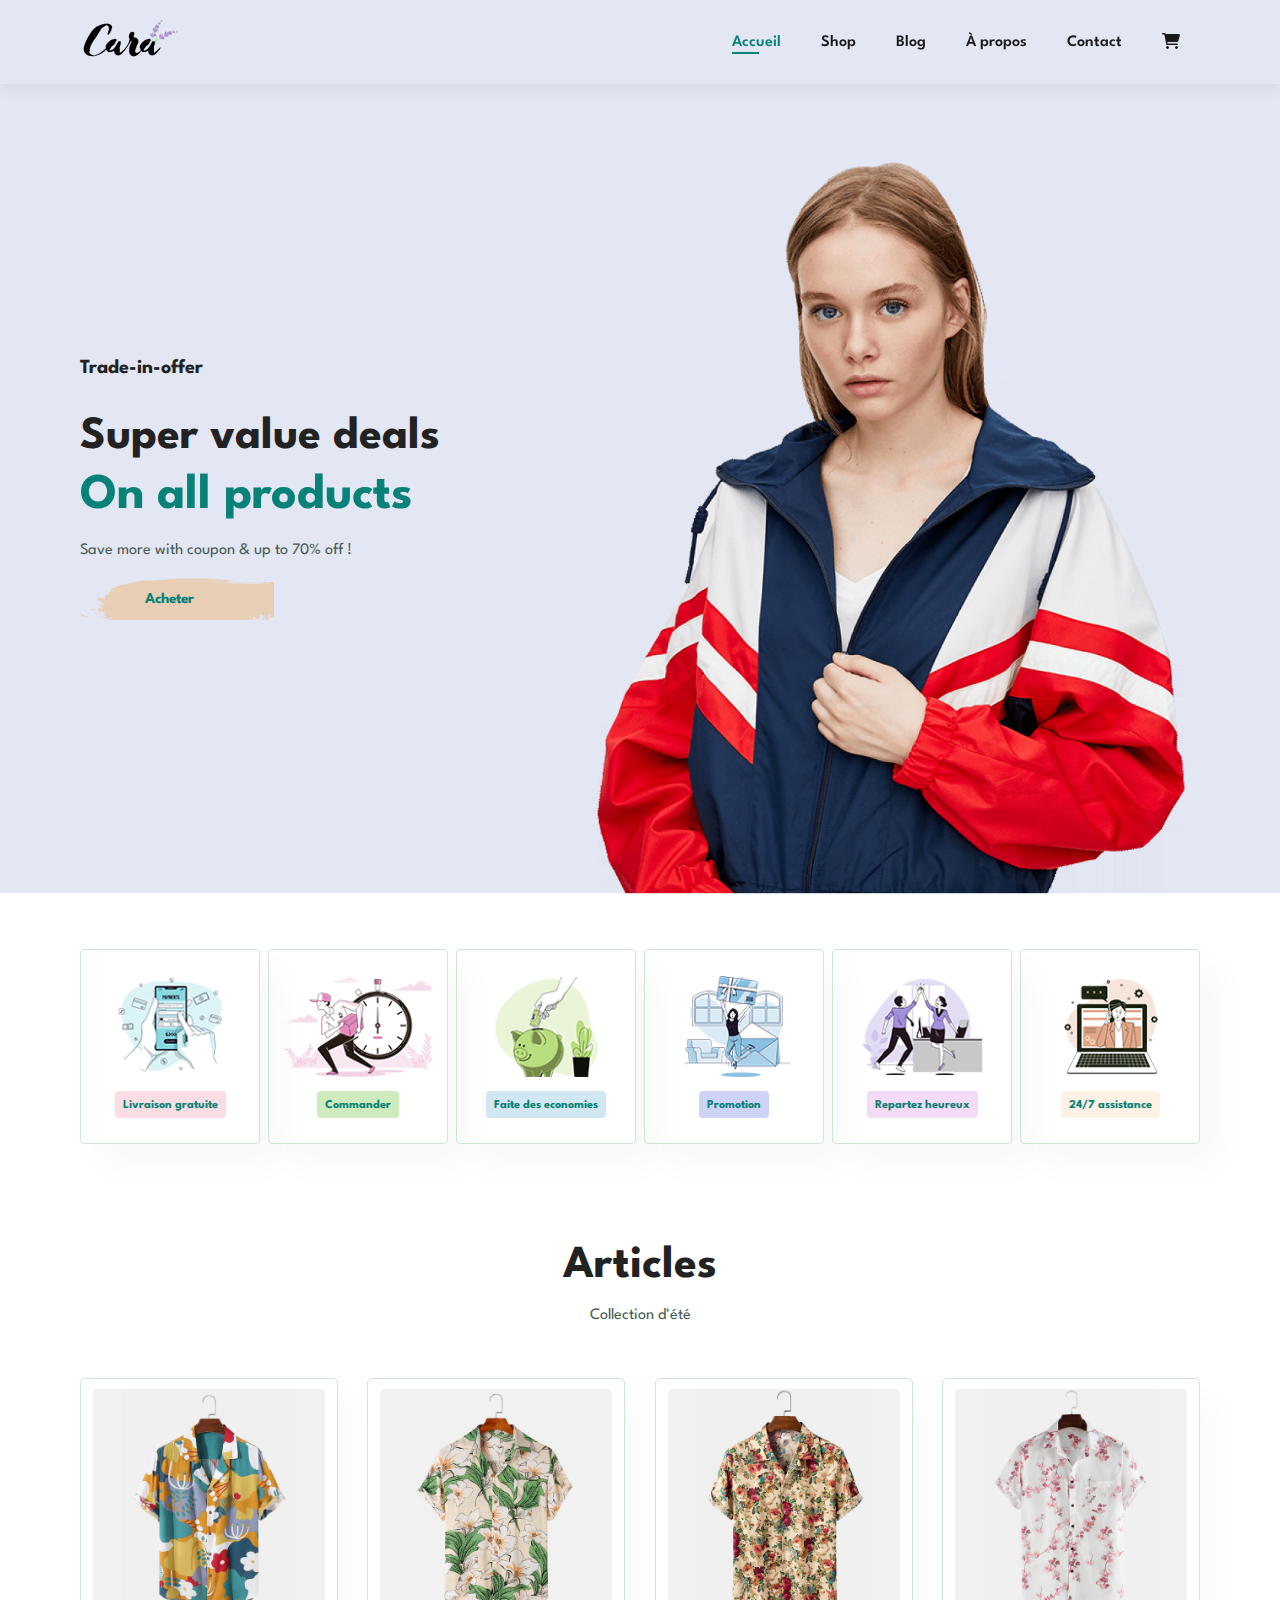
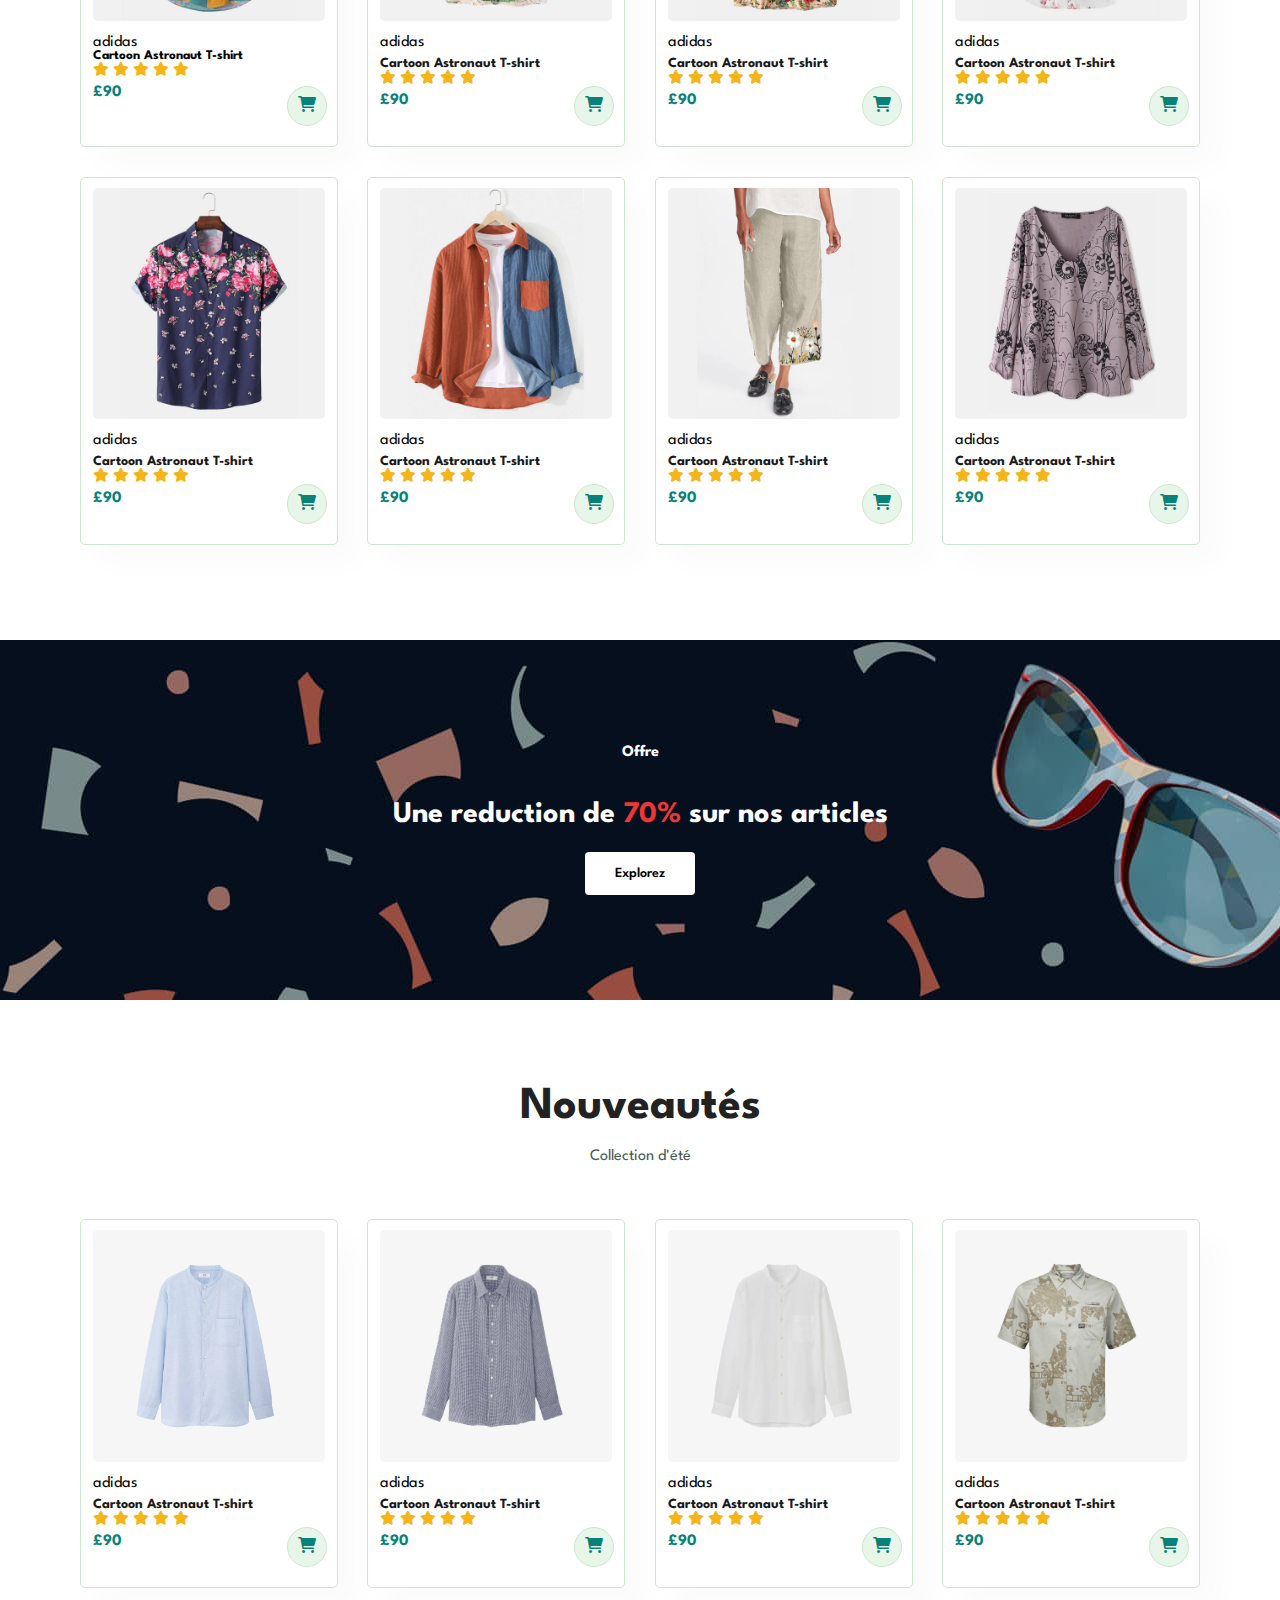
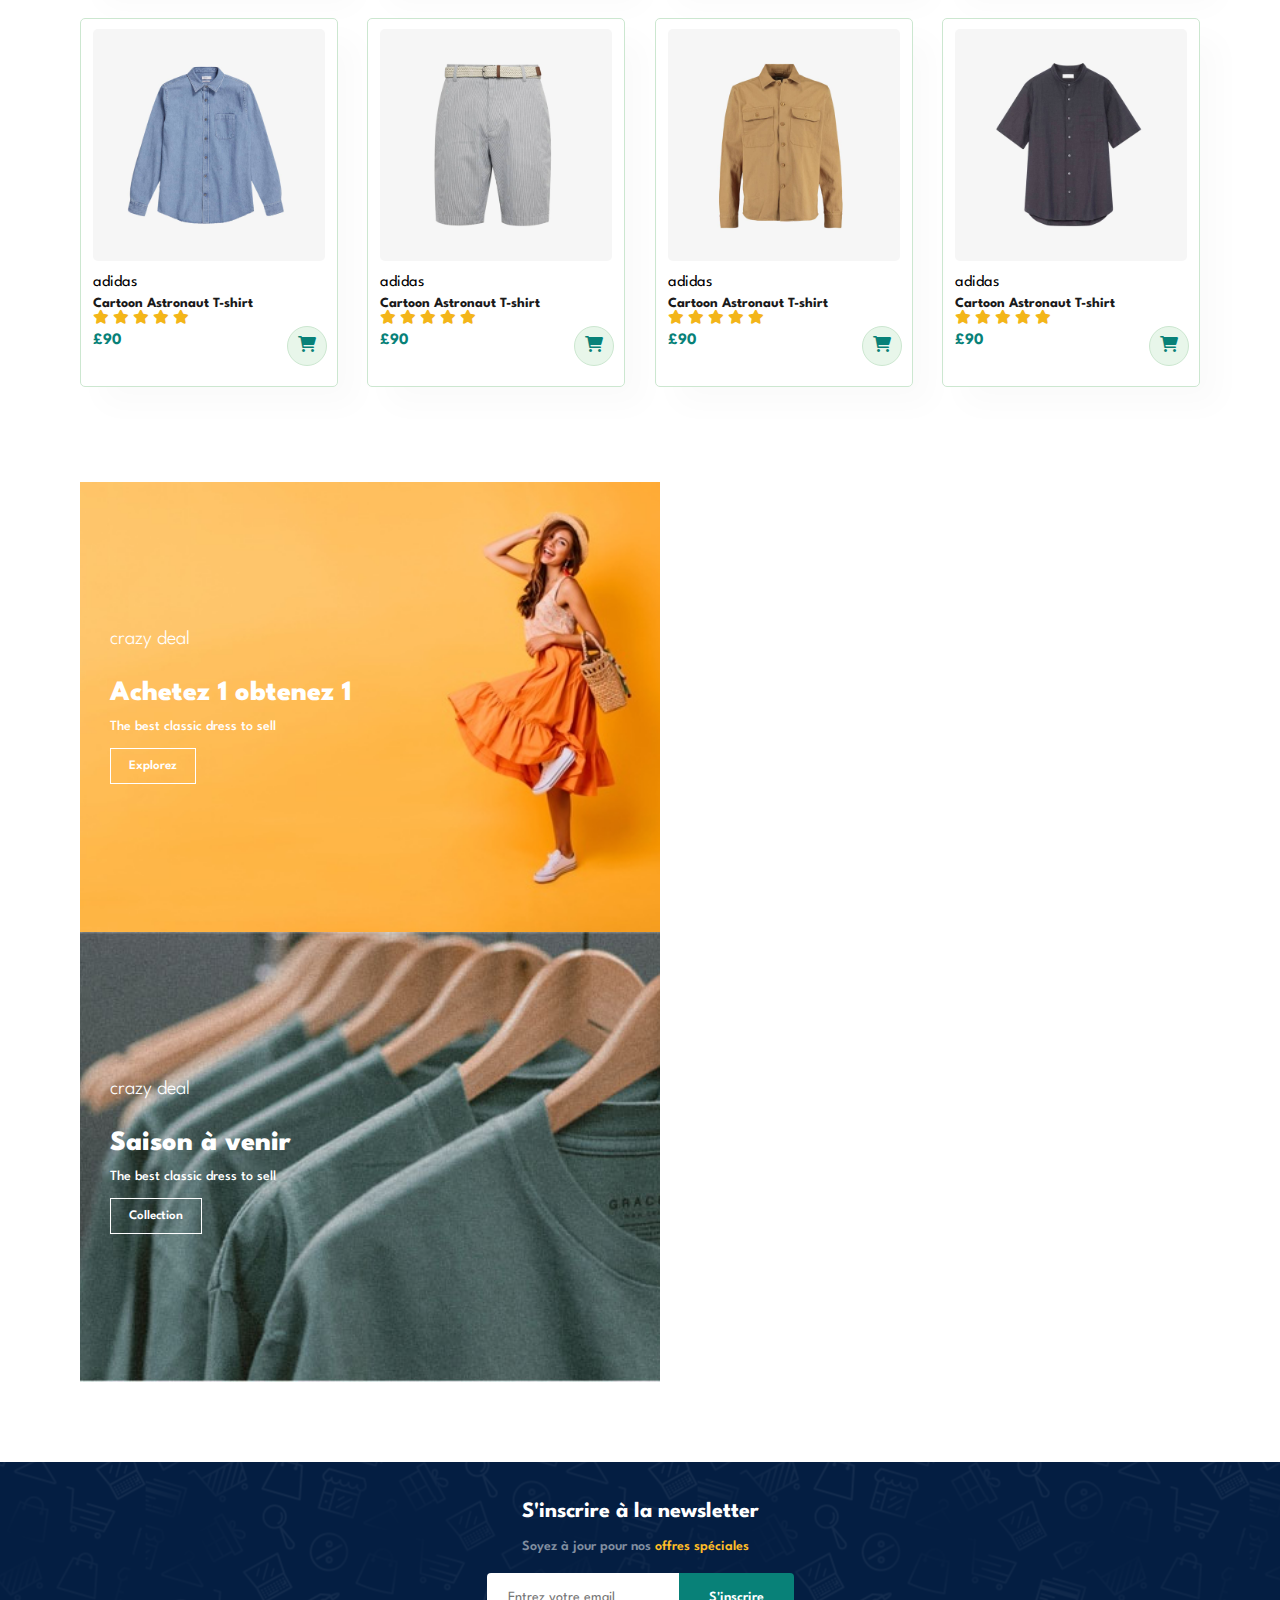
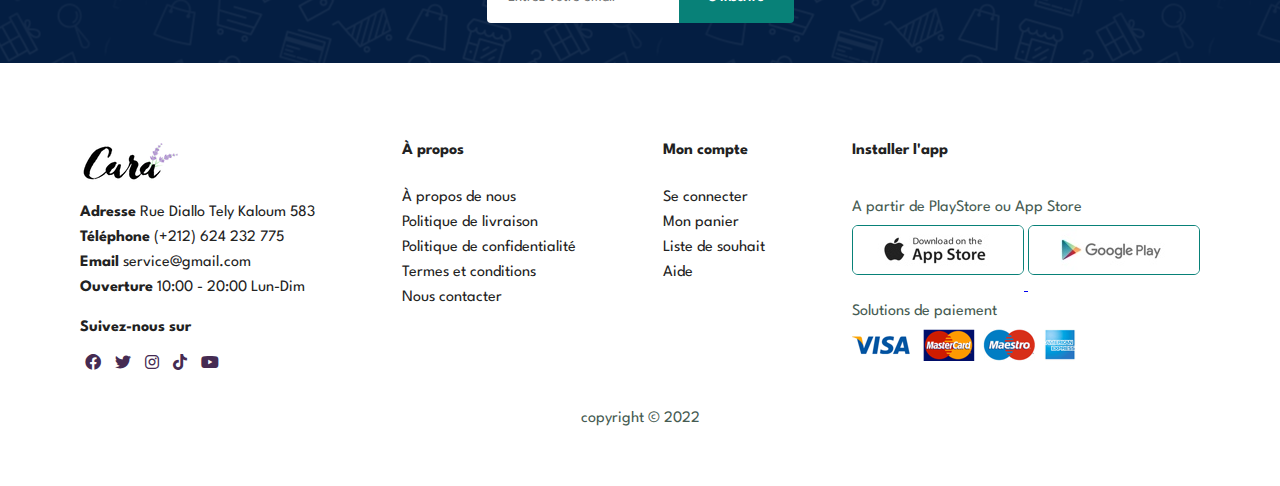
<file: index.html>
<!DOCTYPE HTML>
<html lang ="fr">
<head>
<meta charset= "UTF-8">
<meta name="viewport" content ="width = device-width,initial-scale=1.0">
<meta http-equiv ="X-UA-Compatible"  content ="ie=edge">
<link rel="stylesheet" href="https://cdnjs.cloudflare.com/ajax/libs/font-awesome/6.0.0/css/all.min.css" />
<link rel="stylesheet" href="main.css">
<title> Makeety </title>
</head>
<body>

    <!-- NAVBAR SECTION -->
    <section id="header">
        <a href="index.html"><img src="img/logo.png" alt="Logo" class="logo"></a>

        <!-- DESKTOP -->
        <div>
            <ul id='navbar'>
                <li><a class="active" href="index.html" >Accueil</a></li>
                <li><a href="shop.html">Shop</a></li>
                <li><a href="blog.html">Blog</a></li>
                <li><a href="about.html">À propos</a></li>
                <li><a href="contact.html">Contact</a></li>
                <li id="lg-bag"><a href="cart.html"><i class="fa-solid fa-cart-shopping"></i></a></li>
                <!-- <i class="fa-solid fa-cart-shopping"></i> -->
                <a href="#" id="close"><i class="fas fa-times"></i></a>
            </ul>
        </div>

        <!-- MOBILE -->
        <div id="mobile">
            <a href=""><i class="fa-solid fa-cart-shopping"></i></a>
            <i id="bar" class="fas fa-outdent"></i>
        </div>
    </section>
    
    <!-- HERO SECTION -->
    <section id="hero">
        <h4>Trade-in-offer</h4>
        <h2>Super value deals</h2>
        <h1>On all products</h1>

        <p>Save more with coupon & up to 70% off !</p>

        <button type="">Acheter</button>
    </section>

    <!-- FEATURES -->
    <section id="feature" class="section-p1">
        <div class="fe-box">
            <img src="img/features/f1.png" alt="livraison">
            <h6>Livraison gratuite</h6>
        </div>
        <div class="fe-box">
            <img src="img/features/f2.png" alt="commande">
            <h6>Commander</h6>
        </div>
        <div class="fe-box">
            <img src="img/features/f3.png" alt="livraison">
            <h6>Faite des economies</h6>
        </div>
        <div class="fe-box">
            <img src="img/features/f4.png" alt="livraison">
            <h6>Promotion</h6>
        </div>
        <div class="fe-box">
            <img src="img/features/f5.png" alt="livraison">
            <h6>Repartez heureux</h6>
        </div>
        <div class="fe-box">
            <img src="img/features/f6.png" alt="assistance">
            <h6>24/7 assistance</h6>
        </div>

    </section>


    <!-- PRODUCTS -->
    <section id="product1" class="section-p1">
        <h2>Articles</h2>

        <p>Collection d'été</p>

        <div class="pro-container">
            <div class="pro" onclick="window.location.href='detail.html'; ">
                <!-- <a href="detail.html"> -->
                <img src="img/products/f1.jpg" alt="f1">
                <!-- </a> -->
                <div class="des">
                    <a href="#" class="categorie">
                    <span>adidas</span>
                    </a>
                    
                    <!-- <a href="detail.html" class="detail"> -->
                    <h5 class="product-name">Cartoon Astronaut T-shirt</h5>
                    <!-- </a> -->
                    <div class="star">
                        <i class="fas fa-star"></i>
                        <i class="fas fa-star"></i>
                        <i class="fas fa-star"></i>
                        <i class="fas fa-star"></i>
                        <i class="fas fa-star"></i>
                    </div>
                    <h4>£90</h4>
                </div>
                <a href="" class="cart" title="Ajouter au panier"><i class="fas fa-shopping-cart"></i></a>
            </div>
            <div class="pro">
                <a href="detail.html">
                <img src="img/products/f2.jpg" alt="f1">
                </a>
                <div class="des">
                    <a href="#" class="categorie">
                    <span>adidas</span>
                    </a>
                    
                    <a href="detail.html" class="detail">
                    <h5 class="product-name">Cartoon Astronaut T-shirt</h5>
                    </a>
                    <div class="star">
                        <i class="fas fa-star"></i>
                        <i class="fas fa-star"></i>
                        <i class="fas fa-star"></i>
                        <i class="fas fa-star"></i>
                        <i class="fas fa-star"></i>
                    </div>
                    <h4>£90</h4>
                </div>
                <a href="" class="cart" title="Ajouter au panier"><i class="fas fa-shopping-cart"></i></a>
            </div>
            <div class="pro">
                <a href="detail.html">
                <img src="img/products/f3.jpg" alt="f1">
                </a>
                <div class="des">
                    <a href="#" class="categorie">
                    <span>adidas</span>
                    </a>
                    
                    <a href="detail.html" class="detail">
                    <h5 class="product-name">Cartoon Astronaut T-shirt</h5>
                    </a>
                    <div class="star">
                        <i class="fas fa-star"></i>
                        <i class="fas fa-star"></i>
                        <i class="fas fa-star"></i>
                        <i class="fas fa-star"></i>
                        <i class="fas fa-star"></i>
                    </div>
                    <h4>£90</h4>
                </div>
                <a href="" class="cart" title="Ajouter au panier"><i class="fas fa-shopping-cart"></i></a>
            </div>
            <div class="pro">
                <a href="detail.html">
                <img src="img/products/f4.jpg" alt="f1">
                </a>
                <div class="des">
                    <a href="#" class="categorie">
                    <span>adidas</span>
                    </a>
                    
                    <a href="detail.html" class="detail">
                    <h5 class="product-name">Cartoon Astronaut T-shirt</h5>
                    </a>
                    <div class="star">
                        <i class="fas fa-star"></i>
                        <i class="fas fa-star"></i>
                        <i class="fas fa-star"></i>
                        <i class="fas fa-star"></i>
                        <i class="fas fa-star"></i>
                    </div>
                    <h4>£90</h4>
                </div>
                <a href="" class="cart" title="Ajouter au panier"><i class="fas fa-shopping-cart"></i></a>
            </div>
            <div class="pro">
                <a href="detail.html">
                <img src="img/products/f5.jpg" alt="f1">
                </a>
                <div class="des">
                    <a href="#" class="categorie">
                    <span>adidas</span>
                    </a>
                    
                    <a href="detail.html" class="detail">
                    <h5 class="product-name">Cartoon Astronaut T-shirt</h5>
                    </a>
                    <div class="star">
                        <i class="fas fa-star"></i>
                        <i class="fas fa-star"></i>
                        <i class="fas fa-star"></i>
                        <i class="fas fa-star"></i>
                        <i class="fas fa-star"></i>
                    </div>
                    <h4>£90</h4>
                </div>
                <a href="" class="cart" title="Ajouter au panier"><i class="fas fa-shopping-cart"></i></a>
            </div>
            <div class="pro">
                <a href="detail.html">
                <img src="img/products/f6.jpg" alt="f1">
                </a>
                <div class="des">
                    <a href="#" class="categorie">
                    <span>adidas</span>
                    </a>
                    
                    <a href="detail.html" class="detail">
                    <h5 class="product-name">Cartoon Astronaut T-shirt</h5>
                    </a>
                    <div class="star">
                        <i class="fas fa-star"></i>
                        <i class="fas fa-star"></i>
                        <i class="fas fa-star"></i>
                        <i class="fas fa-star"></i>
                        <i class="fas fa-star"></i>
                    </div>
                    <h4>£90</h4>
                </div>
                <a href="" class="cart" title="Ajouter au panier"><i class="fas fa-shopping-cart"></i></a>
            </div>
            <div class="pro">
                <a href="detail.html">
                <img src="img/products/f7.jpg" alt="f1">
                </a>
                <div class="des">
                    <a href="#" class="categorie">
                    <span>adidas</span>
                    </a>
                    
                    <a href="detail.html" class="detail">
                    <h5 class="product-name">Cartoon Astronaut T-shirt</h5>
                    </a>
                    <div class="star">
                        <i class="fas fa-star"></i>
                        <i class="fas fa-star"></i>
                        <i class="fas fa-star"></i>
                        <i class="fas fa-star"></i>
                        <i class="fas fa-star"></i>
                    </div>
                    <h4>£90</h4>
                </div>
                <a href="" class="cart" title="Ajouter au panier"><i class="fas fa-shopping-cart"></i></a>
            </div>
            <div class="pro">
                <a href="detail.html">
                <img src="img/products/f8.jpg" alt="f1">
                </a>
                <div class="des">
                    <a href="#" class="categorie">
                    <span>adidas</span>
                    </a>
                    
                    <a href="detail.html" class="detail">
                    <h5 class="product-name">Cartoon Astronaut T-shirt</h5>
                    </a>
                    <div class="star">
                        <i class="fas fa-star"></i>
                        <i class="fas fa-star"></i>
                        <i class="fas fa-star"></i>
                        <i class="fas fa-star"></i>
                        <i class="fas fa-star"></i>
                    </div>
                    <h4>£90</h4>
                </div>
                <a href="" class="cart" title="Ajouter au panier"><i class="fas fa-shopping-cart"></i></a>
            </div>

        </div>


    </section>


    <!-- BANNER -->
    <section id="banner" class="section-m1">
        <h4>Offre</h4>
        <h2>Une reduction de <span> 70% </span> sur nos articles</h2>
        <button type="" class="normal">Explorez</button>
    </section>


        <!-- NEW PRODUCTS -->
    <section id="product1" class="section-p1">
        <h2>Nouveautés</h2>

        <p>Collection d'été</p>

        <div class="pro-container">
            <div class="pro">
                <a href="detail.html">
                <img src="img/products/n1.jpg" alt="f1">
                </a>
                <div class="des">
                    <a href="#" class="categorie">
                    <span>adidas</span>
                    </a>
                    
                    <a href="detail.html" class="detail">
                    <h5 class="product-name">Cartoon Astronaut T-shirt</h5>
                    </a>
                    <div class="star">
                        <i class="fas fa-star"></i>
                        <i class="fas fa-star"></i>
                        <i class="fas fa-star"></i>
                        <i class="fas fa-star"></i>
                        <i class="fas fa-star"></i>
                    </div>
                    <h4>£90</h4>
                </div>
                <a href="" class="cart" title="Ajouter au panier"><i class="fas fa-shopping-cart"></i></a>
            </div>
            <div class="pro">
                <a href="detail.html">
                <img src="img/products/n2.jpg" alt="f1">
                </a>
                <div class="des">
                    <a href="#" class="categorie">
                    <span>adidas</span>
                    </a>
                    
                    <a href="detail.html" class="detail">
                    <h5 class="product-name">Cartoon Astronaut T-shirt</h5>
                    </a>
                    <div class="star">
                        <i class="fas fa-star"></i>
                        <i class="fas fa-star"></i>
                        <i class="fas fa-star"></i>
                        <i class="fas fa-star"></i>
                        <i class="fas fa-star"></i>
                    </div>
                    <h4>£90</h4>
                </div>
                <a href="" class="cart" title="Ajouter au panier"><i class="fas fa-shopping-cart"></i></a>
            </div>
            <div class="pro">
                <a href="detail.html">
                <img src="img/products/n3.jpg" alt="f1">
                </a>
                <div class="des">
                    <a href="#" class="categorie">
                    <span>adidas</span>
                    </a>
                    
                    <a href="detail.html" class="detail">
                    <h5 class="product-name">Cartoon Astronaut T-shirt</h5>
                    </a>
                    <div class="star">
                        <i class="fas fa-star"></i>
                        <i class="fas fa-star"></i>
                        <i class="fas fa-star"></i>
                        <i class="fas fa-star"></i>
                        <i class="fas fa-star"></i>
                    </div>
                    <h4>£90</h4>
                </div>
                <a href="" class="cart" title="Ajouter au panier"><i class="fas fa-shopping-cart"></i></a>
            </div>
            <div class="pro">
                <a href="detail.html">
                <img src="img/products/n4.jpg" alt="f1">
                </a>
                <div class="des">
                    <a href="#" class="categorie">
                    <span>adidas</span>
                    </a>
                    
                    <a href="detail.html" class="detail">
                    <h5 class="product-name">Cartoon Astronaut T-shirt</h5>
                    </a>
                    <div class="star">
                        <i class="fas fa-star"></i>
                        <i class="fas fa-star"></i>
                        <i class="fas fa-star"></i>
                        <i class="fas fa-star"></i>
                        <i class="fas fa-star"></i>
                    </div>
                    <h4>£90</h4>
                </div>
                <a href="" class="cart" title="Ajouter au panier"><i class="fas fa-shopping-cart"></i></a>
            </div>
            <div class="pro">
                <a href="detail.html">
                <img src="img/products/n5.jpg" alt="f1">
                </a>
                <div class="des">
                    <a href="#" class="categorie">
                    <span>adidas</span>
                    </a>
                    
                    <a href="detail.html" class="detail">
                    <h5 class="product-name">Cartoon Astronaut T-shirt</h5>
                    </a>
                    <div class="star">
                        <i class="fas fa-star"></i>
                        <i class="fas fa-star"></i>
                        <i class="fas fa-star"></i>
                        <i class="fas fa-star"></i>
                        <i class="fas fa-star"></i>
                    </div>
                    <h4>£90</h4>
                </div>
                <a href="" class="cart" title="Ajouter au panier"><i class="fas fa-shopping-cart"></i></a>
            </div>
            <div class="pro">
                <a href="detail.html">
                <img src="img/products/n6.jpg" alt="f1">
                </a>
                <div class="des">
                    <a href="#" class="categorie">
                    <span>adidas</span>
                    </a>
                    
                    <a href="detail.html" class="detail">
                    <h5 class="product-name">Cartoon Astronaut T-shirt</h5>
                    </a>
                    <div class="star">
                        <i class="fas fa-star"></i>
                        <i class="fas fa-star"></i>
                        <i class="fas fa-star"></i>
                        <i class="fas fa-star"></i>
                        <i class="fas fa-star"></i>
                    </div>
                    <h4>£90</h4>
                </div>
                <a href="" class="cart" title="Ajouter au panier"><i class="fas fa-shopping-cart"></i></a>
            </div>
            <div class="pro">
                <a href="detail.html">
                <img src="img/products/n7.jpg" alt="f1">
                </a>
                <div class="des">
                    <a href="#" class="categorie">
                    <span>adidas</span>
                    </a>
                    
                    <a href="detail.html" class="detail">
                    <h5 class="product-name">Cartoon Astronaut T-shirt</h5>
                    </a>
                    <div class="star">
                        <i class="fas fa-star"></i>
                        <i class="fas fa-star"></i>
                        <i class="fas fa-star"></i>
                        <i class="fas fa-star"></i>
                        <i class="fas fa-star"></i>
                    </div>
                    <h4>£90</h4>
                </div>
                <a href="" class="cart" title="Ajouter au panier"><i class="fas fa-shopping-cart"></i></a>
            </div>
            <div class="pro">
                <a href="detail.html">
                <img src="img/products/n8.jpg" alt="f1">
                </a>
                <div class="des">
                    <a href="#" class="categorie">
                    <span>adidas</span>
                    </a>
                    
                    <a href="detail.html" class="detail">
                    <h5 class="product-name">Cartoon Astronaut T-shirt</h5>
                    </a>
                    <div class="star">
                        <i class="fas fa-star"></i>
                        <i class="fas fa-star"></i>
                        <i class="fas fa-star"></i>
                        <i class="fas fa-star"></i>
                        <i class="fas fa-star"></i>
                    </div>
                    <h4>£90</h4>
                </div>
                <a href="" class="cart" title="Ajouter au panier"><i class="fas fa-shopping-cart"></i></a>
            </div>

        </div>


    </section>


    <!-- BANNER2 -->
    <section id="sm-banner" class="section-p1">
        <div class="banner-box">
            <h4>crazy deal</h4>
            <h2>Achetez 1 obtenez 1</h2>
            <span>The best classic dress to sell</span>
            <button type="" class="white">Explorez</button>
        </div>
        <div class="banner-box banner-box2">
            <h4>crazy deal</h4>
            <h2>Saison à venir</h2>
            <span>The best classic dress to sell</span>
            <button type="" class="white">Collection</button>
        </div>
    </section>


    <!-- BANNER3 -->
    <!-- <section id="banner3">
        <div class="banner-box">
            <h2>SEASONAL SELL</h2>
            <h3>Winter collection -50% OFF</h3>
        </div>
        <div class="banner-box banner-box2">
            <h2>NEW FOOTWEAR COLLECTION</h2>
            <h3>Winter collection -50% OFF</h3>
        </div>
        <div class="banner-box banner-box3">
            <h2>SPORT</h2>
            <h3>Winter collection -50% OFF</h3>
        </div>
    </section>
 -->

    <!-- NEWSLETTER -->
    <section id="newsletter" class="section-p1 section-m1">
        <div class="newstext">
            <h4>S'inscrire à la newsletter</h4>
            <p>Soyez à jour pour nos <span> offres spéciales</span></p>
        </div>

        <form class="form" method="POST"> 
        <!-- <div> -->
            <input type="text" name="email" placeholder="Entrez votre email" required>
            <button type="submit" class="normal">S'inscrire</button>
        <!-- </div> -->
        </form>


    </section>


    <!-- FOOTER -->
    <footer class="section-p1">
        <div class="col">
            <a href="/">
            <img class="logo" src="img/logo.png" alt="logo">
            </a>
            <!-- <h4>Contact</h4> -->
            <ul>
                
            <li><strong>Adresse </strong> Rue Diallo Tely Kaloum 583</li>
            <li><strong>Téléphone </strong> <a href="tel:+212624232775">(+212) 624 232 775 </a></li>
            <li><strong>Email </strong><a href="mailto:abdulkabirkeita825@gmail.com">service@gmail.com</a></li>
            <li><strong>Ouverture </strong> 10:00 - 20:00 Lun-Dim</li>
        
            </ul>

            <div class="follow">
                <h4>Suivez-nous sur</h4>
                <div class="icon">
                    <a href="" title="Facebook"><i class="fa-brands fa-facebook"></i></a>
                    <a href="" title="Twitter"><i class="fa-brands fa-twitter"></i></a>
                    <a href="" title="Instagram"><i class="fa-brands fa-instagram"></i></a>
                    <a href="" title="TikTok"><i class="fa-brands fa-tiktok"></i></a>
                    <a href="" title="Youtube"><i class="fa-brands fa-youtube"></i></a>
                </div>
            </div>
        </div>

        <div class="col">
            <h4>À propos</h4>
            <ul>
                <li><a href="about.html">À propos de nous</a></li>
                <li><a href="">Politique de livraison</a></li>
                <li><a href="">Politique de confidentialité</a></li>
                <li><a href="">Termes et conditions</a></li>
                <li><a href="">Nous contacter</a></li>
            </ul>
        </div>

        <div class="col">
            <h4>Mon compte</h4>
            <ul>
                <li><a href="">Se connecter</a></li>
                <li><a href="">Mon panier</a></li>
                <li><a href="">Liste de souhait</a></li>
                <li><a href="">Aide</a></li>
                <!-- <li><a href="">Nous contacter</a></li> -->
            </ul>
        </div>

        <div class="col install">
            <h4>Installer l'app</h4>
            <p>A partir de PlayStore ou App Store</p>
            <div class="row">
                <a href="#">
                    <img src="img/pay/app.jpg" alt="app store">
                    <img src="img/pay/play.jpg" alt="play store">
                </a>
            </div>
            <p>Solutions de paiement</p>
            <img src="img/pay/pay.png" alt="Payment gateway">
        </div>

        <div class="copyright">
            <p>
                copyright &copy; 2022 
            </p>
        </div>
    </footer>
    
<script src="script.js"></script>

</body>
<html>
</file>
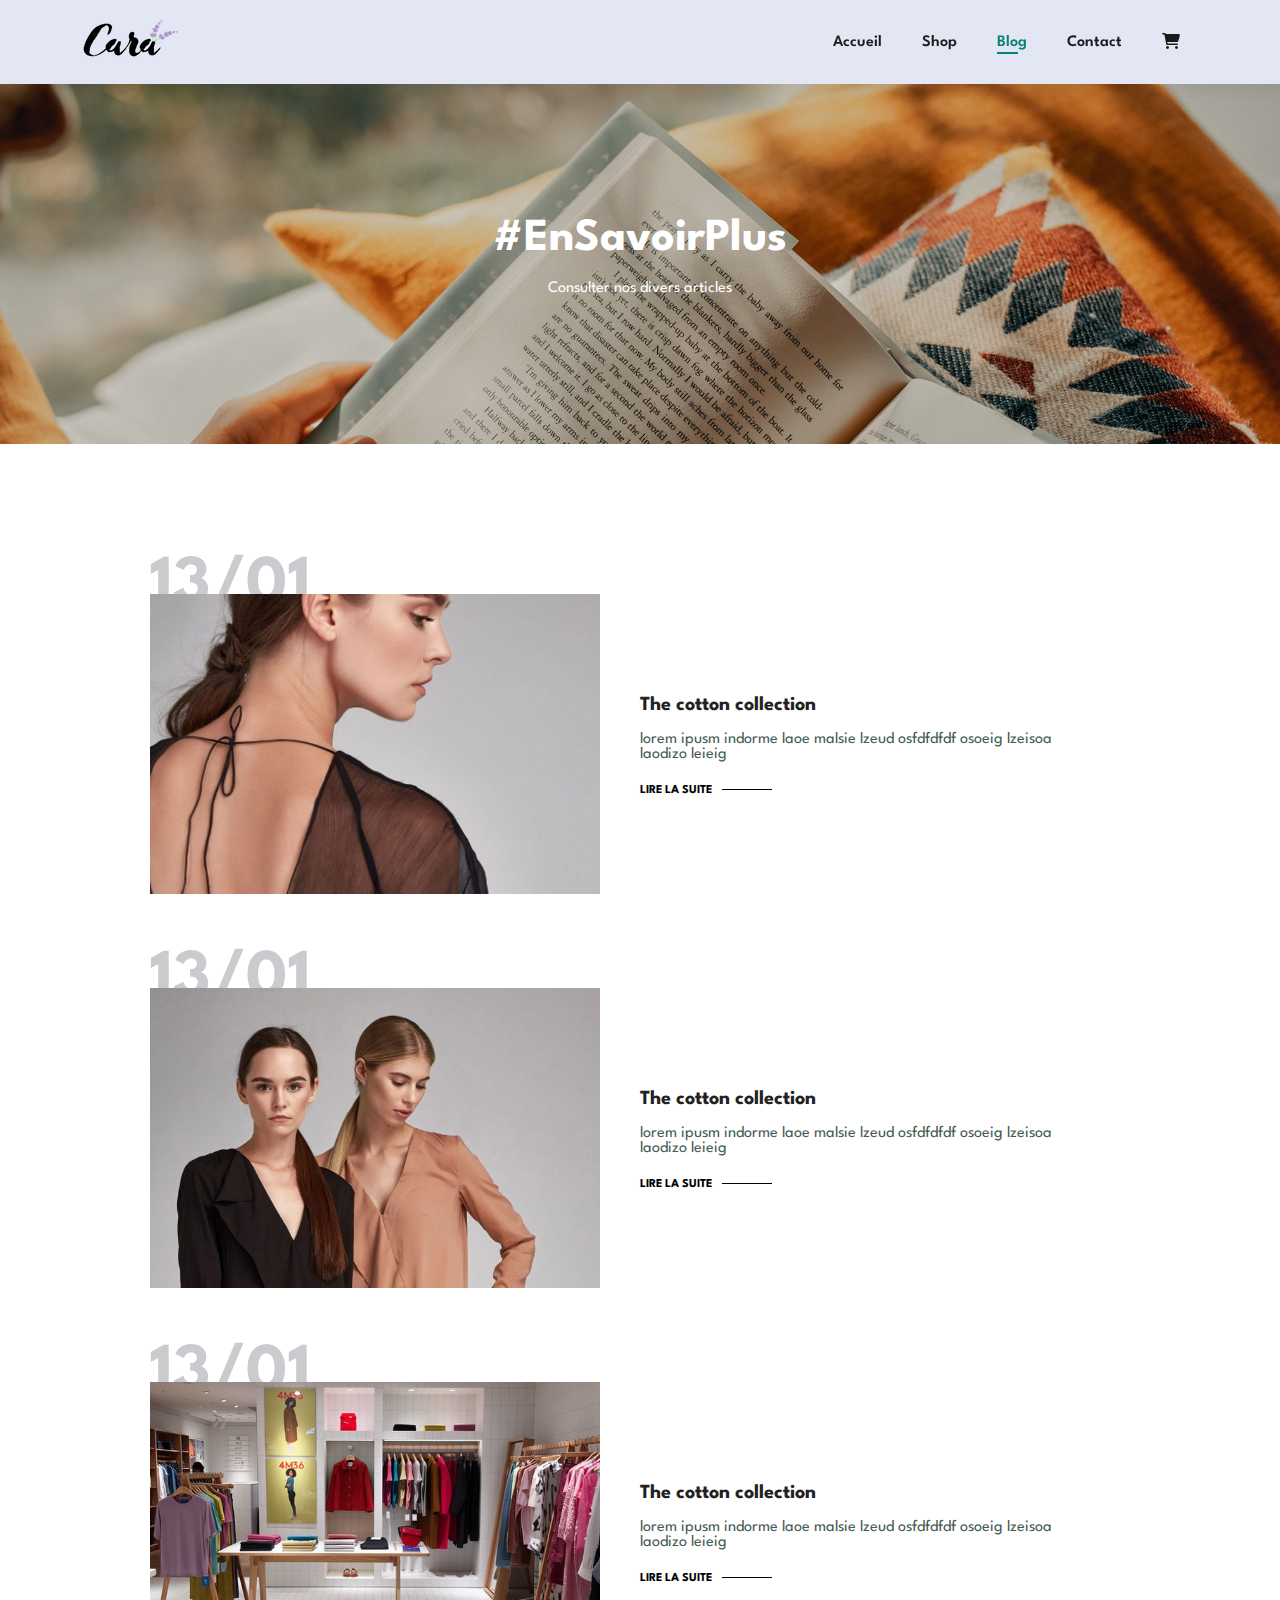
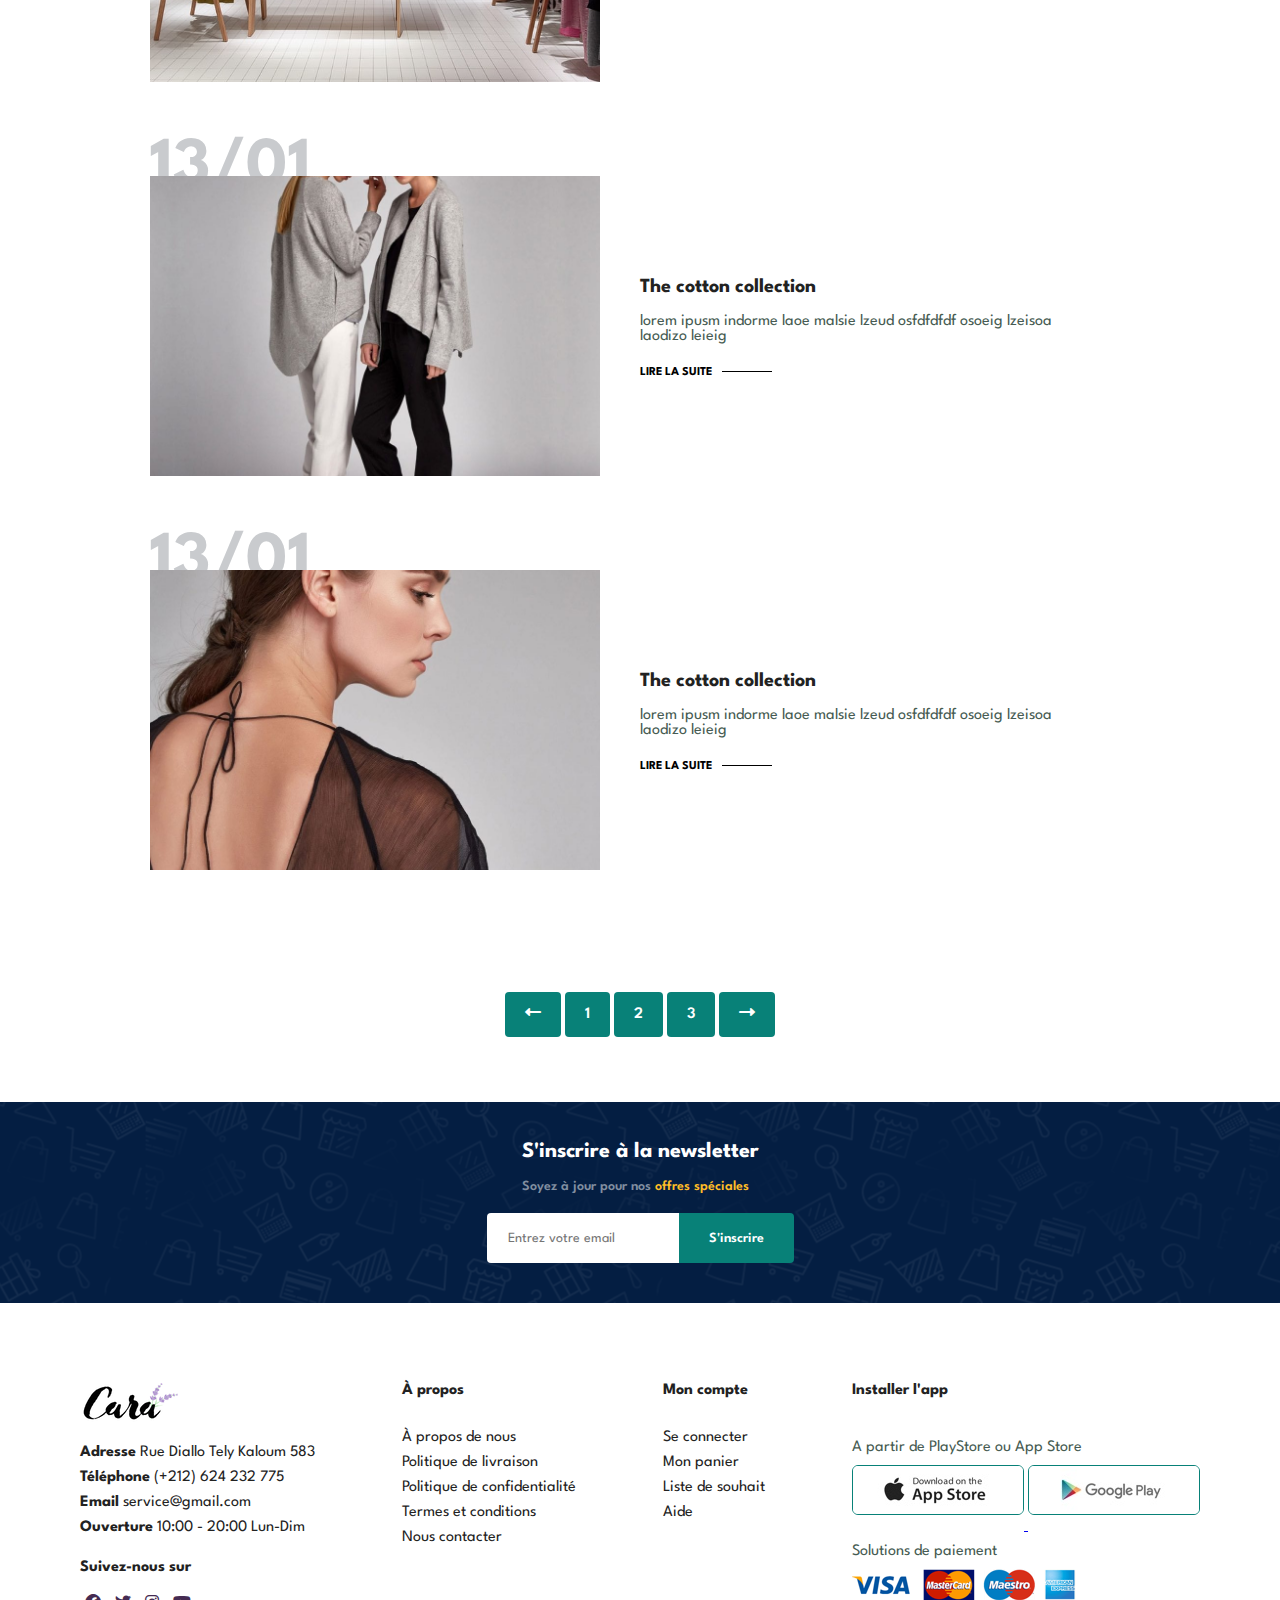
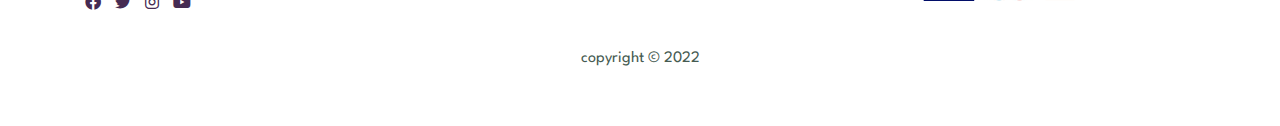
<file: blog.html>
<!DOCTYPE HTML>
<html lang ="fr">
<head>
<meta charset= "UTF-8">
<meta name="viewport" content ="width = device-width,initial-scale=1.0">
<meta http-equiv ="X-UA-Compatible"  content ="ie=edge">
<link rel="stylesheet" href="https://cdnjs.cloudflare.com/ajax/libs/font-awesome/6.0.0/css/all.min.css" />
<link rel="stylesheet" href="main.css">
<title> Makeety </title>
</head>
<body>

    <!-- NAVBAR SECTION -->
    <section id="header">
        <a href="index.html"><img src="img/logo.png" alt="Logo" class="logo"></a>

        <!-- DESKTOP -->
        <div>
            <ul id='navbar'>
                <li><a href="index.html" >Accueil</a></li>
                <li><a href="shop.html">Shop</a></li>
                <li><a class="active" href="blog.html">Blog</a></li>
                <li><a href="contact.html">Contact</a></li>
                <li id="lg-bag"><a href="cart.html"><i class="fa-solid fa-cart-shopping"></i></a></li>
                <!-- <i class="fa-solid fa-cart-shopping"></i> -->
                <a href="#" id="close"><i class="fas fa-times"></i></a>
            </ul>
        </div>

        <!-- MOBILE -->
        <div id="mobile">
            <a href=""><i class="fa-solid fa-cart-shopping"></i></a>
            <i id="bar" class="fas fa-outdent"></i>
        </div>
    </section>
    
    <!-- HERO SECTION -->
    <section id="page-header" class="blog-header">
        <h2>#EnSavoirPlus</h2>
        <p>Consulter nos divers articles</p>

    </section>

    <!-- BLOG -->
    <section id="blog">
        <div class="blog-box">
            <div class="blog-img">
                <img src="img/blog/b1.jpg" alt="">
            </div>
            <div class="blog-details">
                <h4>The cotton collection</h4>
                <p>lorem ipusm indorme laoe malsie lzeud osfdfdfdf osoeig lzeisoa laodizo leieig </p>
                <a href="#">LIRE LA SUITE</a>
            </div>
            <h1>13/01</h1>
        </div>
        <div class="blog-box">
            <div class="blog-img">
                <img src="img/blog/b2.jpg" alt="">
            </div>
            <div class="blog-details">
                <h4>The cotton collection</h4>
                <p>lorem ipusm indorme laoe malsie lzeud osfdfdfdf osoeig lzeisoa laodizo leieig </p>
                <a href="#">LIRE LA SUITE</a>
            </div>
            <h1>13/01</h1>
        </div>
        <div class="blog-box">
            <div class="blog-img">
                <img src="img/blog/b3.jpg" alt="">
            </div>
            <div class="blog-details">
                <h4>The cotton collection</h4>
                <p>lorem ipusm indorme laoe malsie lzeud osfdfdfdf osoeig lzeisoa laodizo leieig </p>
                <a href="#">LIRE LA SUITE</a>
            </div>
            <h1>13/01</h1>
        </div>
        <div class="blog-box">
            <div class="blog-img">
                <img src="img/blog/b4.jpg" alt="">
            </div>
            <div class="blog-details">
                <h4>The cotton collection</h4>
                <p>lorem ipusm indorme laoe malsie lzeud osfdfdfdf osoeig lzeisoa laodizo leieig </p>
                <a href="#">LIRE LA SUITE</a>
            </div>
            <h1>13/01</h1>
        </div>
        <div class="blog-box">
            <div class="blog-img">
                <img src="img/blog/b1.jpg" alt="">
            </div>
            <div class="blog-details">
                <h4>The cotton collection</h4>
                <p>lorem ipusm indorme laoe malsie lzeud osfdfdfdf osoeig lzeisoa laodizo leieig </p>
                <a href="#">LIRE LA SUITE</a>
            </div>
            <h1>13/01</h1>
        </div>
    </section>


    <!-- PAGINATION -->
    <section id="pagination" class="section-p1">
        <a href="#"><i class="fas fa-long-arrow-alt-left"></i></a>
        <a href="#">1</a>
        <a href="#">2</a>
        <a href="#">3</a>
        <a href="#"><i class="fas fa-long-arrow-alt-right"></i></a>
    </section>
    

    <!-- NEWSLETTER -->
    <section id="newsletter" class="section-p1 section-m1">
        <div class="newstext">
            <h4>S'inscrire à la newsletter</h4>
            <p>Soyez à jour pour nos <span> offres spéciales</span></p>
        </div>

        <form class="form" method="POST"> 
        <!-- <div> -->
            <input type="text" name="email" placeholder="Entrez votre email" required>
            <button type="submit" class="normal">S'inscrire</button>
        <!-- </div> -->
        </form>


    </section>


    <!-- FOOTER -->
    <footer class="section-p1">
        <div class="col">
            <a href="/">
            <img class="logo" src="img/logo.png" alt="logo">
            </a>
            <!-- <h4>Contact</h4> -->
            <ul>
                
            <li><strong>Adresse </strong> Rue Diallo Tely Kaloum 583</li>
            <li><strong>Téléphone </strong> <a href="tel:+212624232775">(+212) 624 232 775 </a></li>
            <li><strong>Email </strong><a href="mailto:abdulkabirkeita825@gmail.com">service@gmail.com</a></li>
            <li><strong>Ouverture </strong> 10:00 - 20:00 Lun-Dim</li>
        
            </ul>

            <div class="follow">
                <h4>Suivez-nous sur</h4>
                <div class="icon">
                    <a href="" title="Facebook"><i class="fa-brands fa-facebook"></i></a>
                    <a href="" title="Twitter"><i class="fa-brands fa-twitter"></i></a>
                    <a href="" title="Instagram"><i class="fa-brands fa-instagram"></i></a>
                    <a href="" title="Youtube"><i class="fa-brands fa-youtube"></i></a>
                </div>
            </div>
        </div>

        <div class="col">
            <h4>À propos</h4>
            <ul>
                <li><a href="">À propos de nous</a></li>
                <li><a href="">Politique de livraison</a></li>
                <li><a href="">Politique de confidentialité</a></li>
                <li><a href="">Termes et conditions</a></li>
                <li><a href="">Nous contacter</a></li>
            </ul>
        </div>

        <div class="col">
            <h4>Mon compte</h4>
            <ul>
                <li><a href="">Se connecter</a></li>
                <li><a href="">Mon panier</a></li>
                <li><a href="">Liste de souhait</a></li>
                <li><a href="">Aide</a></li>
                <!-- <li><a href="">Nous contacter</a></li> -->
            </ul>
        </div>

        <div class="col install">
            <h4>Installer l'app</h4>
            <p>A partir de PlayStore ou App Store</p>
            <div class="row">
                <a href="#">
                    <img src="img/pay/app.jpg" alt="app store">
                    <img src="img/pay/play.jpg" alt="play store">
                </a>
            </div>
            <p>Solutions de paiement</p>
            <img src="img/pay/pay.png" alt="Payment gateway">
        </div>

        <div class="copyright">
            <p>
                copyright &copy; 2022 
            </p>
        </div>
    </footer>
    
<script src="script.js"></script>

</body>
<html>
</file>
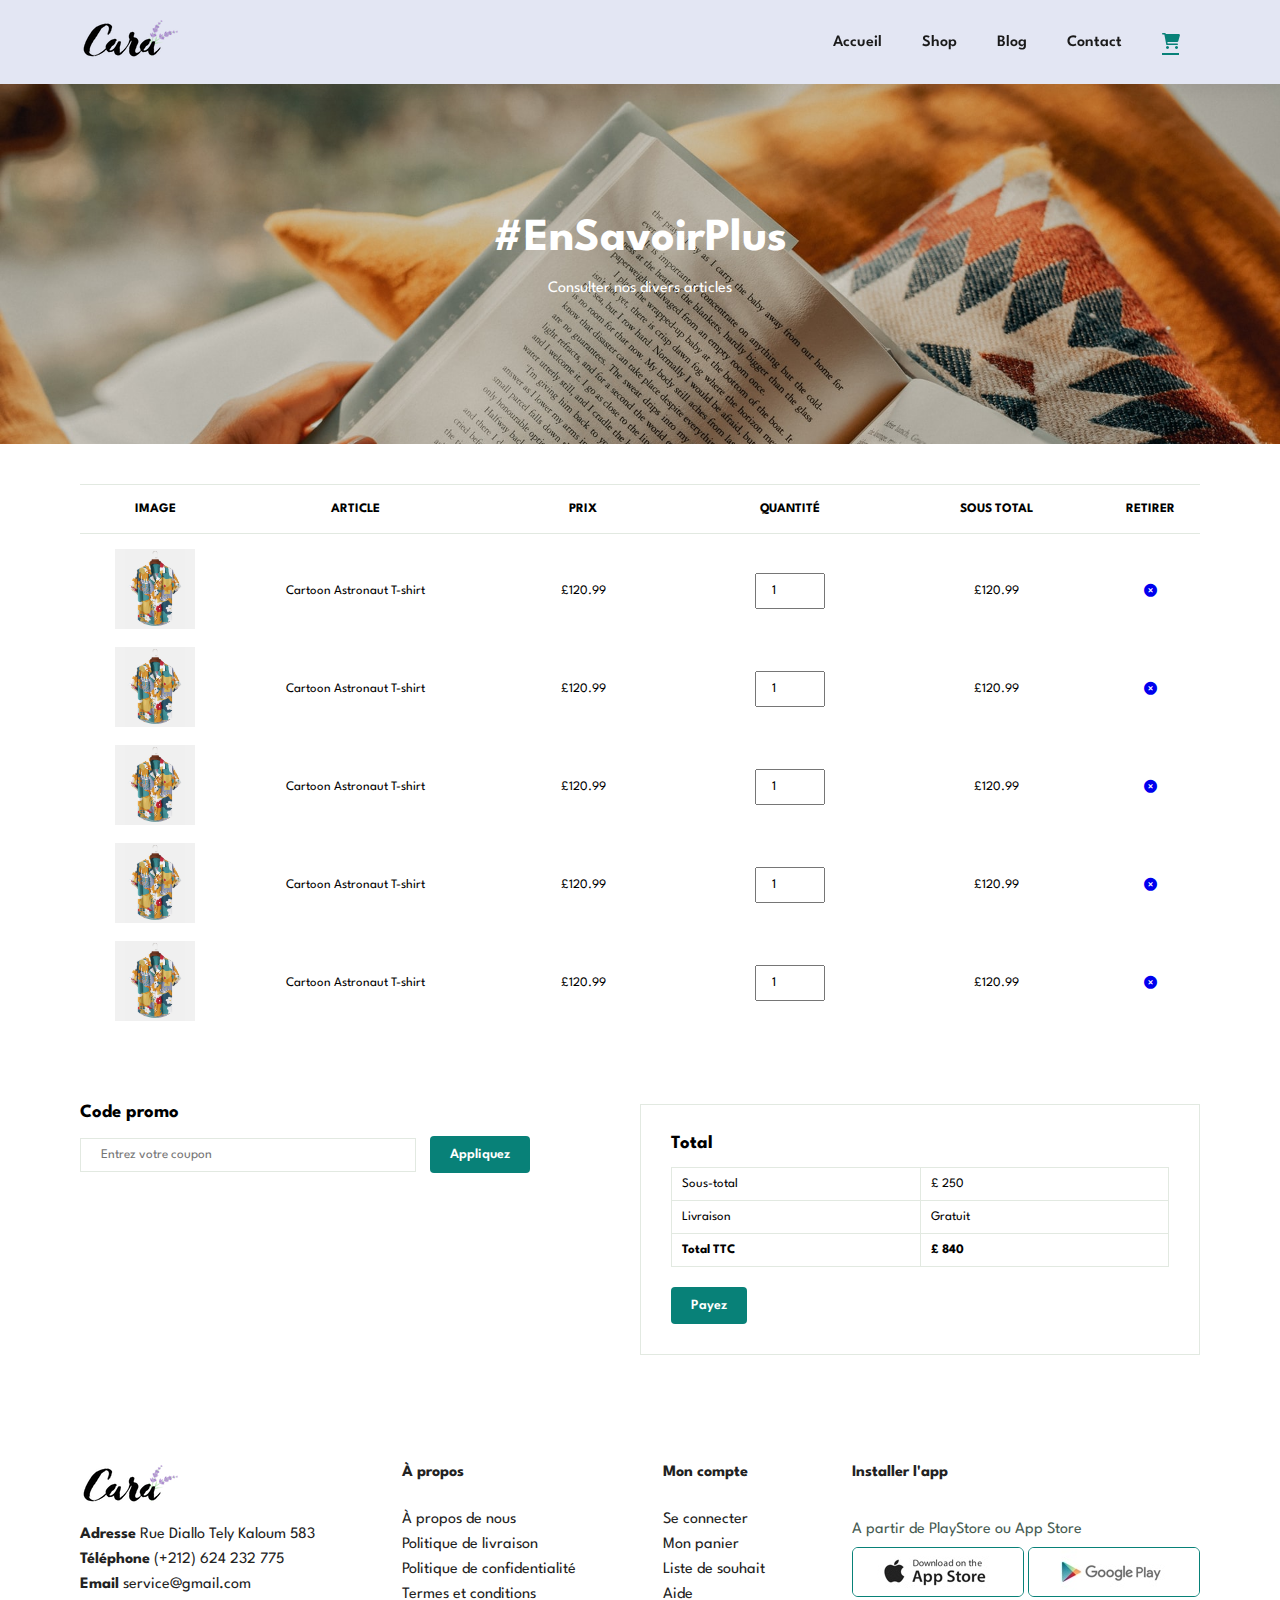
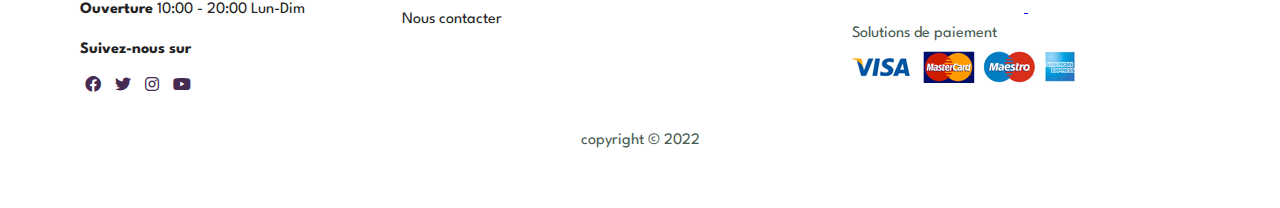
<file: cart.html>
<!DOCTYPE HTML>
<html lang ="fr">
<head>
<meta charset= "UTF-8">
<meta name="viewport" content ="width = device-width,initial-scale=1.0">
<meta http-equiv ="X-UA-Compatible"  content ="ie=edge">
<link rel="stylesheet" href="https://cdnjs.cloudflare.com/ajax/libs/font-awesome/6.0.0/css/all.min.css" />
<link rel="stylesheet" href="main.css">
<title> Makeety </title>
</head>
<body>

    <!-- NAVBAR SECTION -->
    <section id="header">
        <a href="index.html"><img src="img/logo.png" alt="Logo" class="logo"></a>

        <!-- DESKTOP -->
        <div>
            <ul id='navbar'>
                <li><a href="index.html" >Accueil</a></li>
                <li><a href="shop.html">Shop</a></li>
                <li><a href="blog.html">Blog</a></li>
                <li><a href="contact.html">Contact</a></li>
                <li id="lg-bag"><a href="cart.html" class="active"><i class="fa-solid fa-cart-shopping"></i></a></li>
                <!-- <i class="fa-solid fa-cart-shopping"></i> -->
                <a href="#" id="close"><i class="fas fa-times"></i></a>
            </ul>
        </div>

        <!-- MOBILE -->
        <div id="mobile">
            <a href=""><i class="fa-solid fa-cart-shopping"></i></a>
            <i id="bar" class="fas fa-outdent"></i>
        </div>
    </section>
    
    <!-- HERO SECTION -->
    <section id="page-header" class="blog-header">
        <h2>#EnSavoirPlus</h2>
        <p>Consulter nos divers articles</p>

    </section>


    <section id="cart" class="section-p1">
        <table width="100%">
            <thead>
                 <tr>
                     <td>Image</td>
                     <td>Article</td>
                     <td>Prix</td>
                     <td>Quantité</td>
                     <td>Sous total</td>
                     <td>Retirer</td>

                 </tr>
            </thead>

            <tbody>
                <tr>
                    <td><img src="img/products/f1.jpg" alt=""></td>
                    <td>Cartoon Astronaut T-shirt</td>
                    <td>£120.99</td>
                    <td><input type="number" name="" value="1"></td>
                    <td>£120.99</td>
                    <td><a href="#"><i class="fas fa-times-circle"></i></a></td>

                </tr>

                <tr>
                    <td><img src="img/products/f1.jpg" alt=""></td>
                    <td>Cartoon Astronaut T-shirt</td>
                    <td>£120.99</td>
                    <td><input type="number" name="" value="1"></td>
                    <td>£120.99</td>
                    <td><a href="#"><i class="fas fa-times-circle"></i></a></td>

                </tr>

                <tr>
                    <td><img src="img/products/f1.jpg" alt=""></td>
                    <td>Cartoon Astronaut T-shirt</td>
                    <td>£120.99</td>
                    <td><input type="number" name="" value="1"></td>
                    <td>£120.99</td>
                    <td><a href="#"><i class="fas fa-times-circle"></i></a></td>

                </tr>

                <tr>
                    <td><img src="img/products/f1.jpg" alt=""></td>
                    <td>Cartoon Astronaut T-shirt</td>
                    <td>£120.99</td>
                    <td><input type="number" name="" value="1"></td>
                    <td>£120.99</td>
                    <td><a href="#"><i class="fas fa-times-circle"></i></a></td>

                </tr>

                <tr>
                    <td><img src="img/products/f1.jpg" alt=""></td>
                    <td>Cartoon Astronaut T-shirt</td>
                    <td>£120.99</td>
                    <td><input type="number" name="" value="1"></td>
                    <td>£120.99</td>
                    <td><a href="#"><i class="fas fa-times-circle"></i></a></td>

                </tr>
            </tbody>
        </table>
        
    </section>

    <section id="cart-add" class="section-p1">
        <div id="coupon">
            <h3>Code promo</h3>
            <form>
                
            <div>
                <input type="text" name="" value="" placeholder="Entrez votre coupon">
                <button type="submit" class="normal">Appliquez</button>
            </div>

            </form>

        </div>

        <div id="subtotal">
            <h3>Total</h3>
            <table>
                <tr>
                    <td>Sous-total</td>
                    <td>£ 250</td>
                </tr>

                <tr>
                    <td>Livraison</td>
                    <td>Gratuit</td>
                </tr>

                <tr>
                    <td><strong>Total TTC</strong></td>
                    <td><strong>£ 840</strong></td>
                </tr>
            </table>
            <button type="submit" class="normal">Payez</button>
        </div>
    </section>
    


    <!-- FOOTER -->
    <footer class="section-p1">
        <div class="col">
            <a href="/">
            <img class="logo" src="img/logo.png" alt="logo">
            </a>
            <!-- <h4>Contact</h4> -->
            <ul>
                
            <li><strong>Adresse </strong> Rue Diallo Tely Kaloum 583</li>
            <li><strong>Téléphone </strong> <a href="tel:+212624232775">(+212) 624 232 775 </a></li>
            <li><strong>Email </strong><a href="mailto:abdulkabirkeita825@gmail.com">service@gmail.com</a></li>
            <li><strong>Ouverture </strong> 10:00 - 20:00 Lun-Dim</li>
        
            </ul>

            <div class="follow">
                <h4>Suivez-nous sur</h4>
                <div class="icon">
                    <a href="" title="Facebook"><i class="fa-brands fa-facebook"></i></a>
                    <a href="" title="Twitter"><i class="fa-brands fa-twitter"></i></a>
                    <a href="" title="Instagram"><i class="fa-brands fa-instagram"></i></a>
                    <a href="" title="Youtube"><i class="fa-brands fa-youtube"></i></a>
                </div>
            </div>
        </div>

        <div class="col">
            <h4>À propos</h4>
            <ul>
                <li><a href="">À propos de nous</a></li>
                <li><a href="">Politique de livraison</a></li>
                <li><a href="">Politique de confidentialité</a></li>
                <li><a href="">Termes et conditions</a></li>
                <li><a href="">Nous contacter</a></li>
            </ul>
        </div>

        <div class="col">
            <h4>Mon compte</h4>
            <ul>
                <li><a href="">Se connecter</a></li>
                <li><a href="">Mon panier</a></li>
                <li><a href="">Liste de souhait</a></li>
                <li><a href="">Aide</a></li>
                <!-- <li><a href="">Nous contacter</a></li> -->
            </ul>
        </div>

        <div class="col install">
            <h4>Installer l'app</h4>
            <p>A partir de PlayStore ou App Store</p>
            <div class="row">
                <a href="#">
                    <img src="img/pay/app.jpg" alt="app store">
                    <img src="img/pay/play.jpg" alt="play store">
                </a>
            </div>
            <p>Solutions de paiement</p>
            <img src="img/pay/pay.png" alt="Payment gateway">
        </div>

        <div class="copyright">
            <p>
                copyright &copy; 2022 
            </p>
        </div>
    </footer>
    
<script src="script.js"></script>

</body>
<html>
</file>
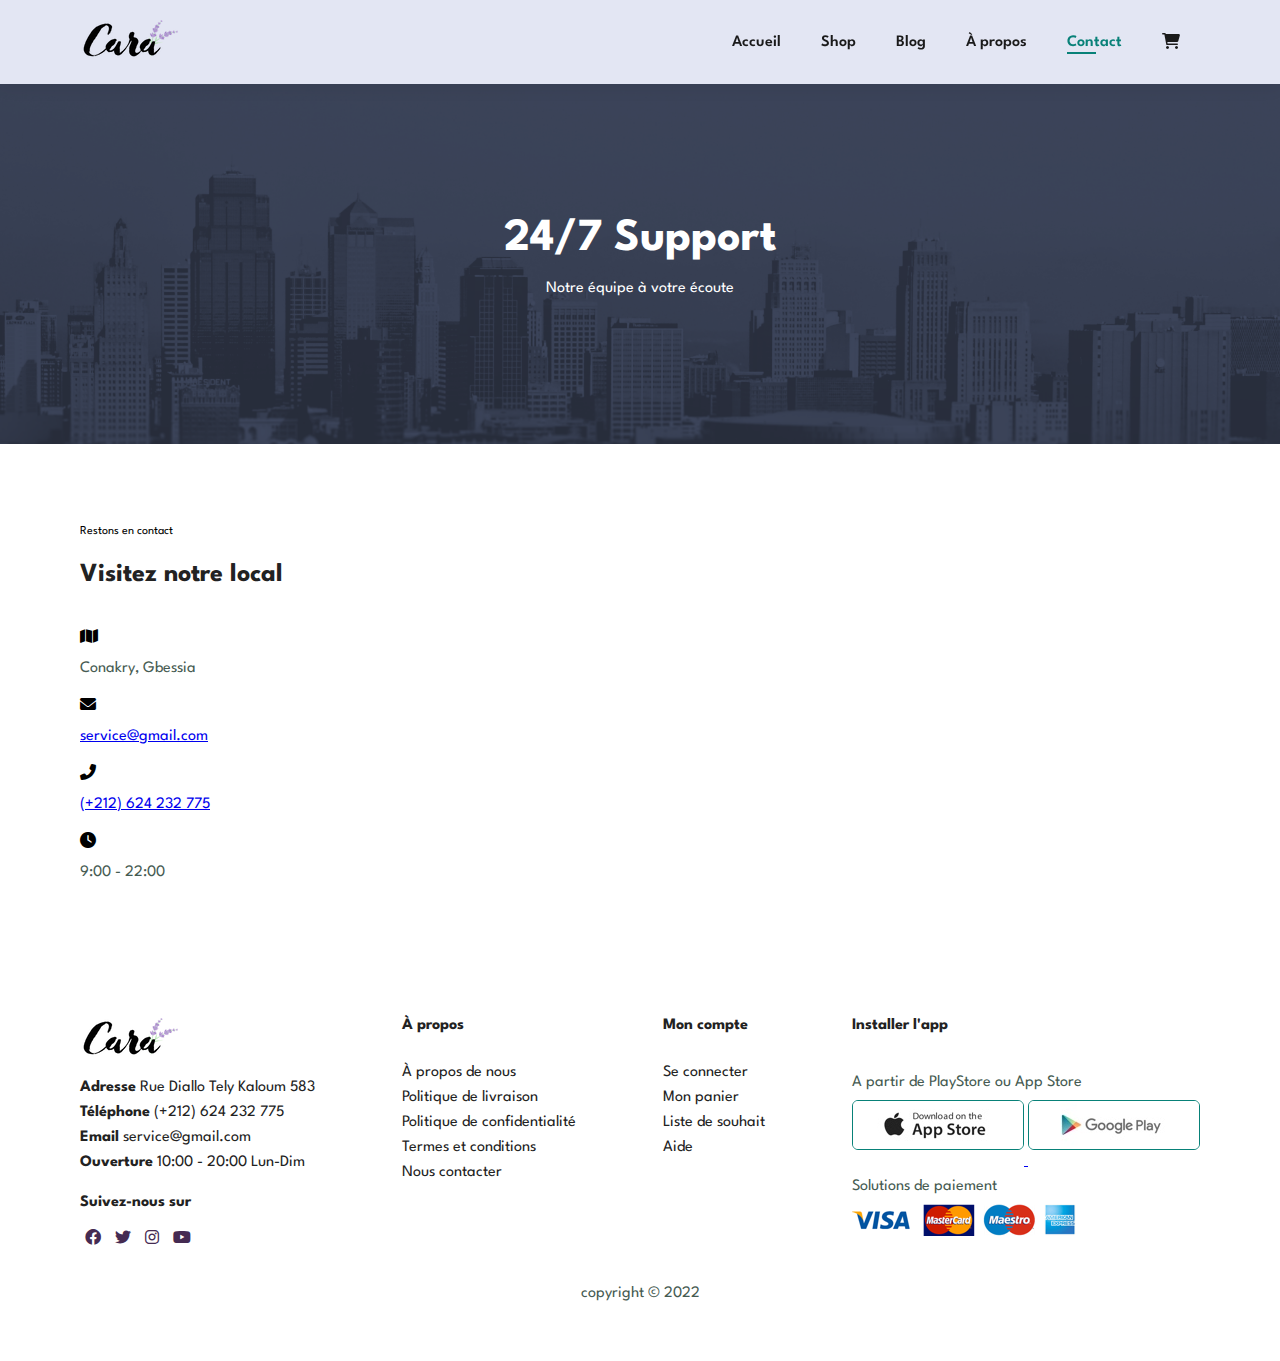
<file: contact.html>
<!DOCTYPE HTML>
<html lang="fr">

<head>
    <meta charset="UTF-8">
    <meta name="viewport" content="width = device-width,initial-scale=1.0">
    <meta http-equiv="X-UA-Compatible" content="ie=edge">
    <link rel="stylesheet" href="https://cdnjs.cloudflare.com/ajax/libs/font-awesome/6.0.0/css/all.min.css" />
    <link rel="stylesheet" href="main.css">
    <title> Makeety </title>
</head>

<body>

    <!-- NAVBAR SECTION -->
    <section id="header">
        <a href="index.html"><img src="img/logo.png" alt="Logo" class="logo"></a>

        <!-- DESKTOP -->
        <div>
            <ul id='navbar'>
                <li><a href="index.html">Accueil</a></li>
                <li><a href="shop.html">Shop</a></li>
                <li><a href="blog.html">Blog</a></li>
                <li><a href="blog.html">À propos</a></li>
                <li><a class="active" href="contact.html">Contact</a></li>
                <li id="lg-bag"><a href="cart.html"><i class="fa-solid fa-cart-shopping"></i></a></li>
                <!-- <i class="fa-solid fa-cart-shopping"></i> -->
                <a href="#" id="close"><i class="fas fa-times"></i></a>
            </ul>
        </div>

        <!-- MOBILE -->
        <div id="mobile">
            <a href=""><i class="fa-solid fa-cart-shopping"></i></a>
            <i id="bar" class="fas fa-outdent"></i>
        </div>
    </section>

    <!-- HERO SECTION -->
    <section id="page-header" class="about-header">
        <h2>24/7 Support</h2>
        <p>Notre équipe à votre écoute</p>
    </section>

    <section id="contact-details" class="section-p1">
        <div class="details">
            <span>Restons en contact</span>
            <h2>Visitez notre local</h2>
            <h3></h3>

            <div>
                <li>
                    <i class="fas fa-map"></i>
                    <p>Conakry, Gbessia</p>
                </li>
                <li>
                    <i class="fas fa-envelope"></i>
                    <p>
                        <a href="mailto:abdulkabirkeita825@gmail.com">service@gmail.com</a>
                    </p>
                </li>
                <li>
                    <i class="fas fa-phone-alt"></i>
                    <p>
                        <a href="tel:+212624232775">(+212) 624 232 775</a>
                    </p>
                </li>
                <li>
                    <i class="fas fa-clock"></i>
                    <p>
                        9:00 - 22:00
                    </p>
                </li>
            </div>
        </div>

        <div class="map">
            <iframe
                src="https://www.google.com/maps/embed?pb=!1m18!1m12!1m3!1d10595.30849648918!2d6.13021407619597!3d46.1753019900139!2m3!1f0!2f0!3f0!3m2!1i1024!2i768!4f13.1!3m3!1m2!1s0xf1d2bbe4aa770ef%3A0xf8b16f21907a7a6a!2sAeroport%20International%20Ahmed%20S%C3%A9kou%20Tour%C3%A9!5e1!3m2!1sfr!2sma!4v1652479057397!5m2!1sfr!2sma"
                width="600" height="450" style="border:0;" allowfullscreen="" loading="lazy"
                referrerpolicy="no-referrer-when-downgrade"></iframe>
        </div>
    </section>


    <!-- FOOTER -->
    <footer class="section-p1">
        <div class="col">
            <a href="/">
                <img class="logo" src="img/logo.png" alt="logo">
            </a>
            <!-- <h4>Contact</h4> -->
            <ul>

                <li><strong>Adresse </strong> Rue Diallo Tely Kaloum 583</li>
                <li><strong>Téléphone </strong> <a href="tel:+212624232775">(+212) 624 232 775 </a></li>
                <li><strong>Email </strong><a href="mailto:abdulkabirkeita825@gmail.com">service@gmail.com</a></li>
                <li><strong>Ouverture </strong> 10:00 - 20:00 Lun-Dim</li>

            </ul>

            <div class="follow">
                <h4>Suivez-nous sur</h4>
                <div class="icon">
                    <a href="" title="Facebook"><i class="fa-brands fa-facebook"></i></a>
                    <a href="" title="Twitter"><i class="fa-brands fa-twitter"></i></a>
                    <a href="" title="Instagram"><i class="fa-brands fa-instagram"></i></a>
                    <a href="" title="Youtube"><i class="fa-brands fa-youtube"></i></a>
                </div>
            </div>
        </div>

        <div class="col">
            <h4>À propos</h4>
            <ul>
                <li><a href="">À propos de nous</a></li>
                <li><a href="">Politique de livraison</a></li>
                <li><a href="">Politique de confidentialité</a></li>
                <li><a href="">Termes et conditions</a></li>
                <li><a href="">Nous contacter</a></li>
            </ul>
        </div>

        <div class="col">
            <h4>Mon compte</h4>
            <ul>
                <li><a href="">Se connecter</a></li>
                <li><a href="">Mon panier</a></li>
                <li><a href="">Liste de souhait</a></li>
                <li><a href="">Aide</a></li>
                <!-- <li><a href="">Nous contacter</a></li> -->
            </ul>
        </div>

        <div class="col install">
            <h4>Installer l'app</h4>
            <p>A partir de PlayStore ou App Store</p>
            <div class="row">
                <a href="#">
                    <img src="img/pay/app.jpg" alt="app store">
                    <img src="img/pay/play.jpg" alt="play store">
                </a>
            </div>
            <p>Solutions de paiement</p>
            <img src="img/pay/pay.png" alt="Payment gateway">
        </div>

        <div class="copyright">
            <p>
                copyright &copy; 2022
            </p>
        </div>
    </footer>

    <script src="script.js"></script>

</body>
<html>
</file>
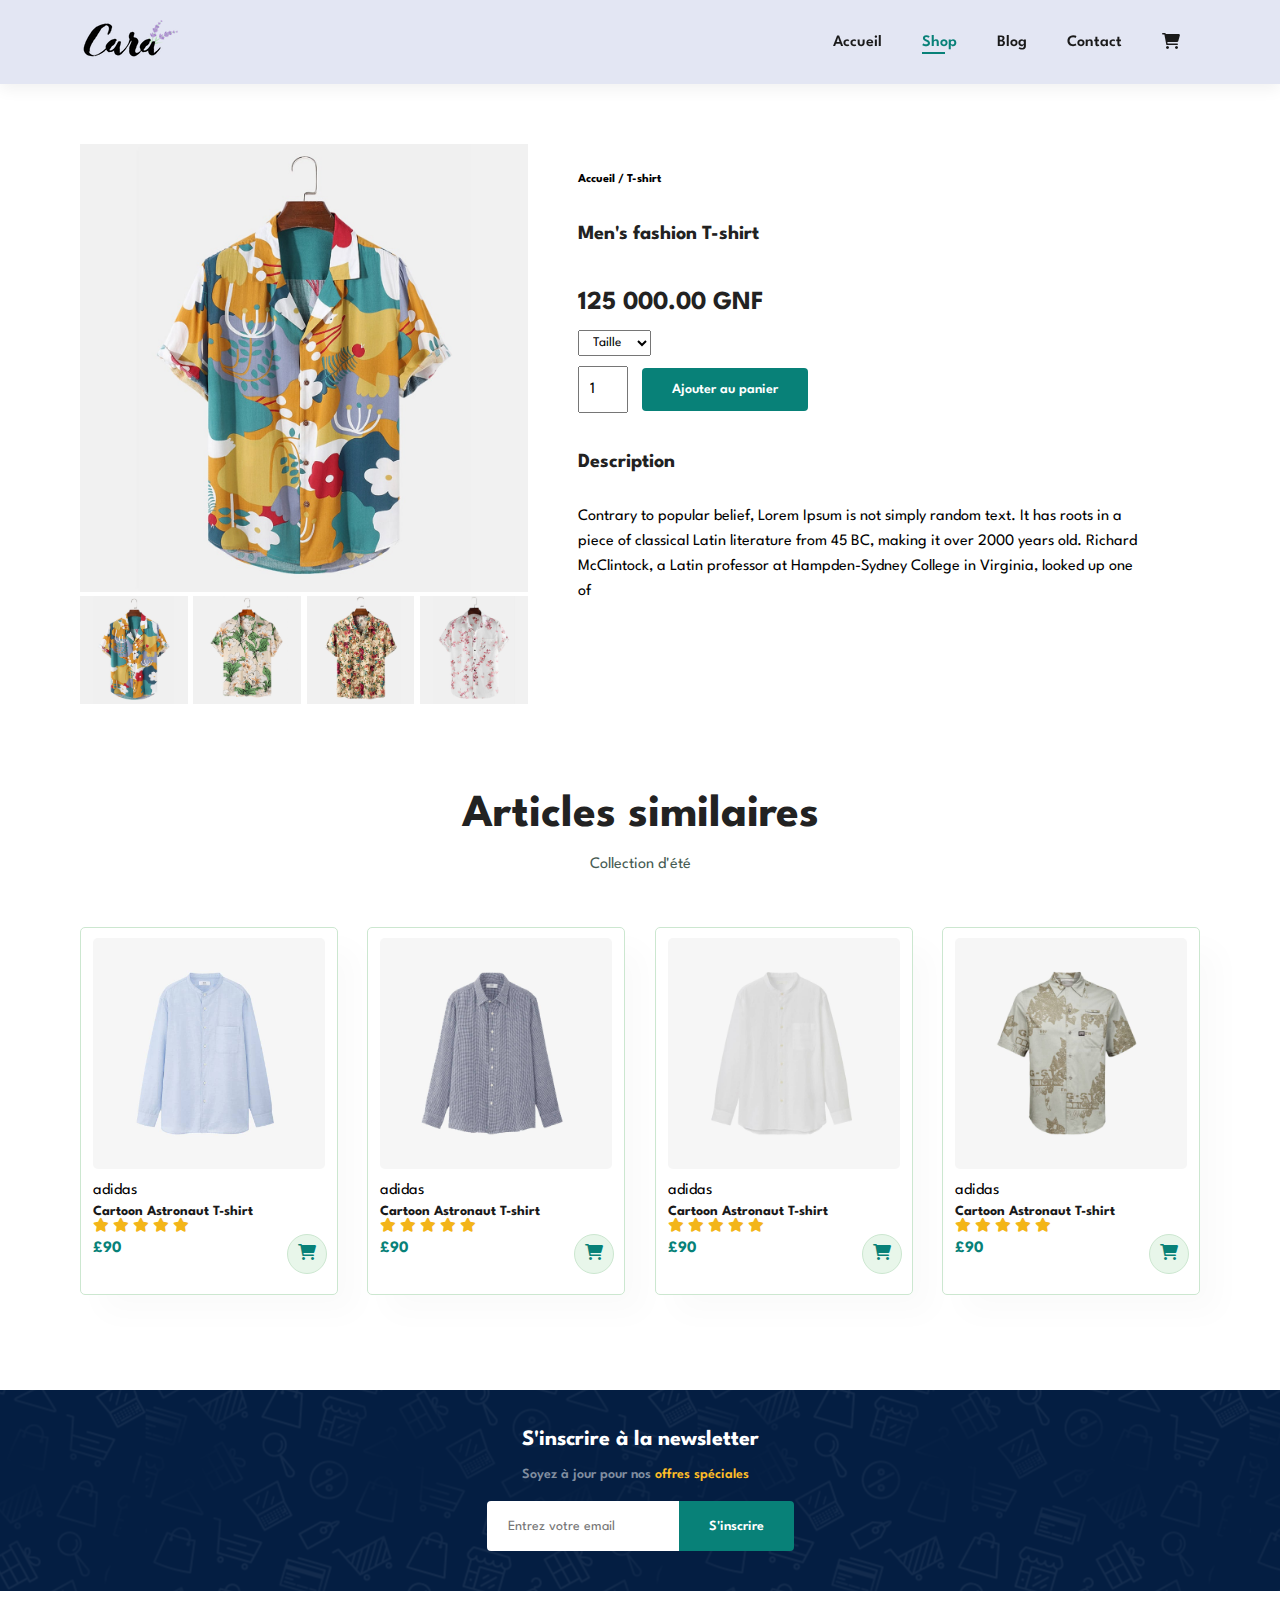
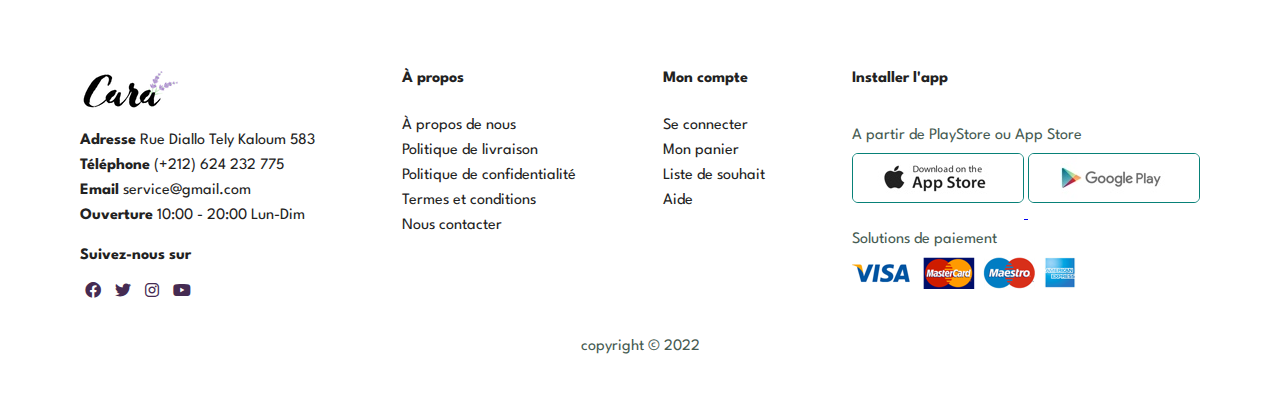
<file: detail.html>
<!DOCTYPE HTML>
<html lang ="fr">
<head>
<meta charset= "UTF-8">
<meta name="viewport" content ="width = device-width,initial-scale=1.0">
<meta http-equiv ="X-UA-Compatible"  content ="ie=edge">
<link rel="stylesheet" href="https://cdnjs.cloudflare.com/ajax/libs/font-awesome/6.0.0/css/all.min.css" />
<link rel="stylesheet" href="main.css">
<title> Makeety </title>
</head>
<body>

    <!-- NAVBAR SECTION -->
    <section id="header">
        <a href="index.html"><img src="img/logo.png" alt="Logo" class="logo"></a>

        <!-- DESKTOP -->
        <div>
            <ul id='navbar'>
                <li><a href="index.html" >Accueil</a></li>
                <li><a  class="active" href="shop.html">Shop</a></li>
                <li><a href="blog.html">Blog</a></li>
                <li><a href="contact.html">Contact</a></li>
                <li id="lg-bag"><a href="cart.html"><i class="fa-solid fa-cart-shopping"></i></a></li>
                <!-- <i class="fa-solid fa-cart-shopping"></i> -->
                <a href="#" id="close"><i class="fas fa-times"></i></a>
            </ul>
        </div>

        <!-- MOBILE -->
        <div id="mobile">
            <a href=""><i class="fa-solid fa-cart-shopping"></i></a>
            <i id="bar" class="fas fa-outdent"></i>
        </div>
    </section>
    
    <!-- PRODUCT DETAIL -->
    <section id="productdetail" class="section-p1">
        <div class="single-pro-image">
            <img src="img/products/f1.jpg" alt="" width="100%" id="MainImg">

            <div classs="small-img-group">
                <div class="small-img-col">
                    <img src="img/products/f1.jpg" width="100%" class="small-img" alt="">
                </div>
                <div class="small-img-col">
                    <img src="img/products/f2.jpg" width="100%" class="small-img" alt="">
                </div>
                <div class="small-img-col">
                    <img src="img/products/f3.jpg" width="100%" class="small-img" alt="">
                </div>
                <div class="small-img-col">
                    <img src="img/products/f4.jpg" width="100%" class="small-img" alt="">
                </div>
            </div>
        </div>

        <div class="single-pro-details">
            <h6><a href="index.html" class="home">Accueil</a> /<a href="categorie.html" class="categorie"> T-shirt</a></h6>
            <h4>Men's fashion T-shirt</h4>
            <h2>125 000.00 GNF</h2>
            <select>
                <option value="">Taille</option>
                <option value="">XL</option>
                <option value="">XX</option>
                <option value="">Small</option>
                <option value="">Large</option>
            </select>
            <input type="number" name="number" value="1">
            <a href="" class="normal">
            <button type="" class="normal">Ajouter au panier</button>
            </a>
            <h4>Description</h4>
            <span>
                Contrary to popular belief, Lorem Ipsum is not simply random text. It has roots in a piece of classical Latin literature from 45 BC, making it over 2000 years old. Richard McClintock, a Latin professor at Hampden-Sydney College in Virginia, looked up one of 
            </span>
        </div>
    </section>


    <!-- ARTICLES SIMILAIRES -->
    <section id="product1" class="section-p1">
        <h2>Articles similaires</h2>

        <p>Collection d'été</p>

        <div class="pro-container">
            <div class="pro">
                <a href="detail.html">
                <img src="img/products/n1.jpg" alt="f1">
                </a>
                <div class="des">
                    <a href="#" class="categorie">
                    <span>adidas</span>
                    </a>
                    
                    <a href="detail.html" class="detail">
                    <h5 class="product-name">Cartoon Astronaut T-shirt</h5>
                    </a>
                    <div class="star">
                        <i class="fas fa-star"></i>
                        <i class="fas fa-star"></i>
                        <i class="fas fa-star"></i>
                        <i class="fas fa-star"></i>
                        <i class="fas fa-star"></i>
                    </div>
                    <h4>£90</h4>
                </div>
                <a href="" class="cart" title="Ajouter au panier"><i class="fas fa-shopping-cart"></i></a>
            </div>
            <div class="pro">
                <a href="detail.html">
                <img src="img/products/n2.jpg" alt="f1">
                </a>
                <div class="des">
                    <a href="#" class="categorie">
                    <span>adidas</span>
                    </a>
                    
                    <a href="detail.html" class="detail">
                    <h5 class="product-name">Cartoon Astronaut T-shirt</h5>
                    </a>
                    <div class="star">
                        <i class="fas fa-star"></i>
                        <i class="fas fa-star"></i>
                        <i class="fas fa-star"></i>
                        <i class="fas fa-star"></i>
                        <i class="fas fa-star"></i>
                    </div>
                    <h4>£90</h4>
                </div>
                <a href="" class="cart" title="Ajouter au panier"><i class="fas fa-shopping-cart"></i></a>
            </div>
            <div class="pro">
                <a href="detail.html">
                <img src="img/products/n3.jpg" alt="f1">
                </a>
                <div class="des">
                    <a href="#" class="categorie">
                    <span>adidas</span>
                    </a>
                    
                    <a href="detail.html" class="detail">
                    <h5 class="product-name">Cartoon Astronaut T-shirt</h5>
                    </a>
                    <div class="star">
                        <i class="fas fa-star"></i>
                        <i class="fas fa-star"></i>
                        <i class="fas fa-star"></i>
                        <i class="fas fa-star"></i>
                        <i class="fas fa-star"></i>
                    </div>
                    <h4>£90</h4>
                </div>
                <a href="" class="cart" title="Ajouter au panier"><i class="fas fa-shopping-cart"></i></a>
            </div>
            <div class="pro">
                <a href="detail.html">
                <img src="img/products/n4.jpg" alt="f1">
                </a>
                <div class="des">
                    <a href="#" class="categorie">
                    <span>adidas</span>
                    </a>
                    
                    <a href="detail.html" class="detail">
                    <h5 class="product-name">Cartoon Astronaut T-shirt</h5>
                    </a>
                    <div class="star">
                        <i class="fas fa-star"></i>
                        <i class="fas fa-star"></i>
                        <i class="fas fa-star"></i>
                        <i class="fas fa-star"></i>
                        <i class="fas fa-star"></i>
                    </div>
                    <h4>£90</h4>
                </div>
                <a href="" class="cart" title="Ajouter au panier"><i class="fas fa-shopping-cart"></i></a>
            </div>

        </div>


    </section>

    
    

    <!-- NEWSLETTER -->
    <section id="newsletter" class="section-p1 section-m1">
        <div class="newstext">
            <h4>S'inscrire à la newsletter</h4>
            <p>Soyez à jour pour nos <span> offres spéciales</span></p>
        </div>

        <form class="form" method="POST"> 
        <!-- <div> -->
            <input type="text" name="email" placeholder="Entrez votre email" required>
            <button type="submit" class="normal">S'inscrire</button>
        <!-- </div> -->
        </form>


    </section>


    <!-- FOOTER -->
    <footer class="section-p1">
        <div class="col">
            <a href="/">
            <img class="logo" src="img/logo.png" alt="logo">
            </a>
            <!-- <h4>Contact</h4> -->
            <ul>
                
            <li><strong>Adresse </strong> Rue Diallo Tely Kaloum 583</li>
            <li><strong>Téléphone </strong> <a href="tel:+212624232775">(+212) 624 232 775 </a></li>
            <li><strong>Email </strong><a href="mailto:abdulkabirkeita825@gmail.com">service@gmail.com</a></li>
            <li><strong>Ouverture </strong> 10:00 - 20:00 Lun-Dim</li>
        
            </ul>

            <div class="follow">
                <h4>Suivez-nous sur</h4>
                <div class="icon">
                    <a href="" title="Facebook"><i class="fa-brands fa-facebook"></i></a>
                    <a href="" title="Twitter"><i class="fa-brands fa-twitter"></i></a>
                    <a href="" title="Instagram"><i class="fa-brands fa-instagram"></i></a>
                    <a href="" title="Youtube"><i class="fa-brands fa-youtube"></i></a>
                </div>
            </div>
        </div>

        <div class="col">
            <h4>À propos</h4>
            <ul>
                <li><a href="">À propos de nous</a></li>
                <li><a href="">Politique de livraison</a></li>
                <li><a href="">Politique de confidentialité</a></li>
                <li><a href="">Termes et conditions</a></li>
                <li><a href="">Nous contacter</a></li>
            </ul>
        </div>

        <div class="col">
            <h4>Mon compte</h4>
            <ul>
                <li><a href="">Se connecter</a></li>
                <li><a href="">Mon panier</a></li>
                <li><a href="">Liste de souhait</a></li>
                <li><a href="">Aide</a></li>
                <!-- <li><a href="">Nous contacter</a></li> -->
            </ul>
        </div>

        <div class="col install">
            <h4>Installer l'app</h4>
            <p>A partir de PlayStore ou App Store</p>
            <div class="row">
                <a href="#">
                    <img src="img/pay/app.jpg" alt="app store">
                    <img src="img/pay/play.jpg" alt="play store">
                </a>
            </div>
            <p>Solutions de paiement</p>
            <img src="img/pay/pay.png" alt="Payment gateway">
        </div>

        <div class="copyright">
            <p>
                copyright &copy; 2022 
            </p>
        </div>
    </footer>


    <script>
        var MainImg = document.getElementById('MainImg');
        var smalling = document.getElementsByClassName("small-img");

        smalling[0].onclick = function(){
            MainImg.src = smalling[0].src;
        }
        smalling[1].onclick = function(){
            MainImg.src = smalling[1].src;
        }
        smalling[2].onclick = function(){
            MainImg.src = smalling[2].src;
        }
        smalling[3].onclick = function(){
            MainImg.src = smalling[3].src;
        }
    </script>
    
<script src="script.js"></script>

</body>
<html>
</file>
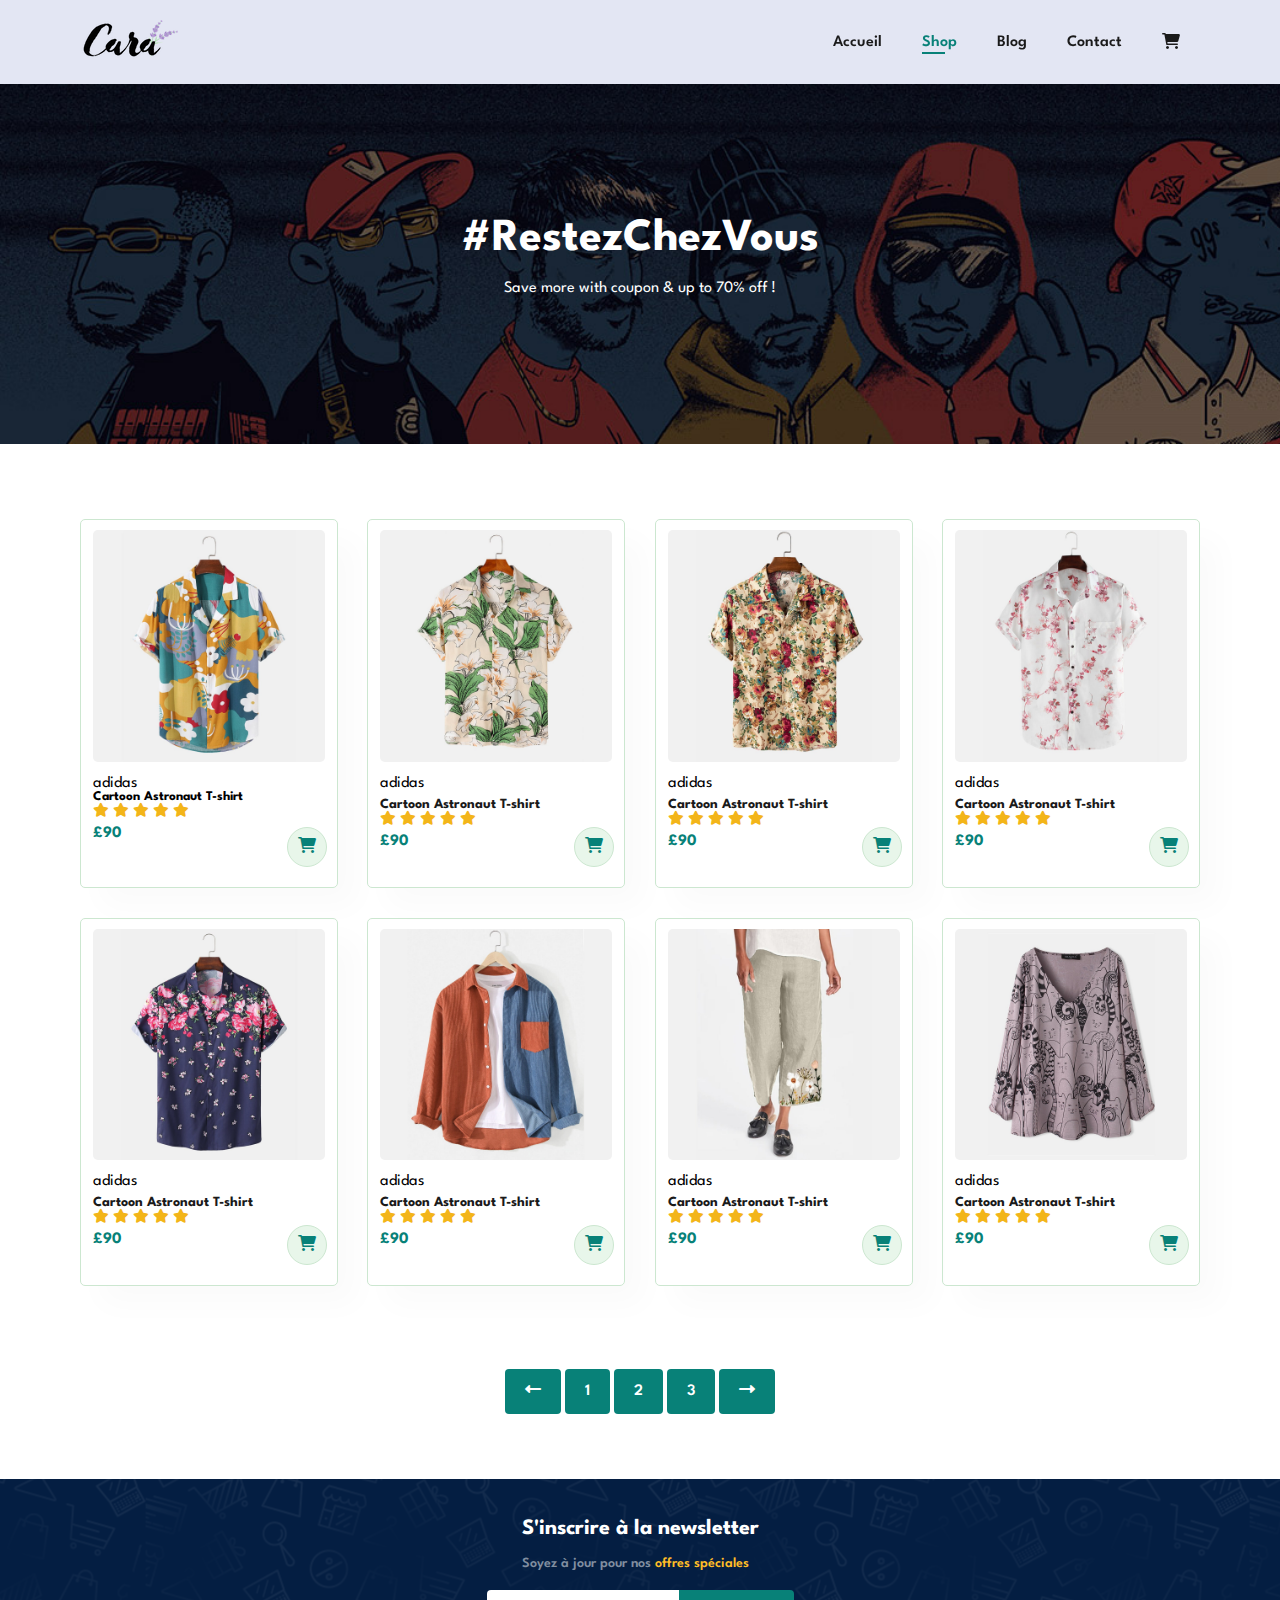
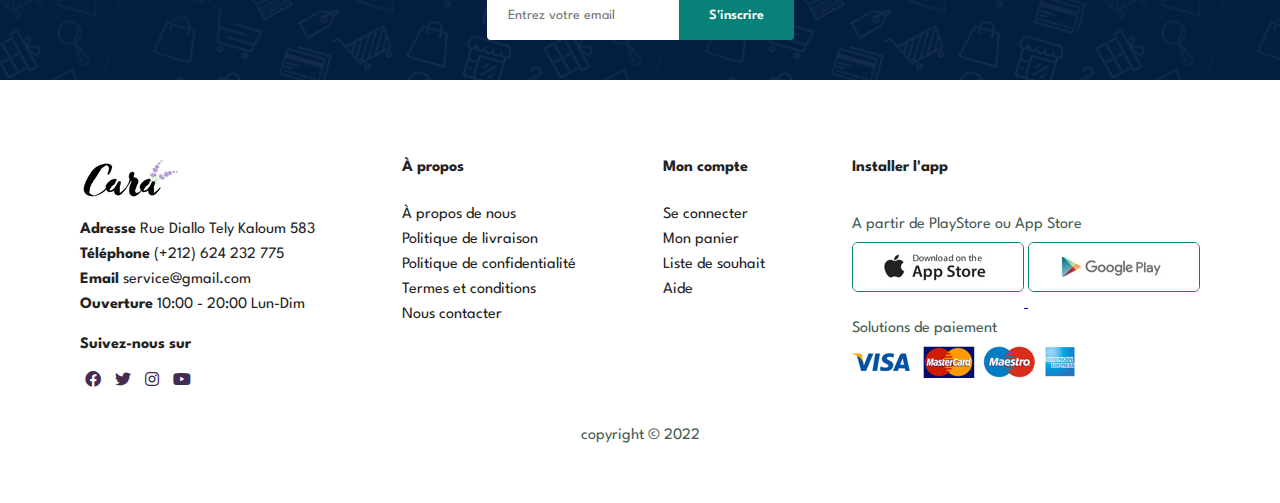
<file: shop.html>
<!DOCTYPE HTML>
<html lang ="fr">
<head>
<meta charset= "UTF-8">
<meta name="viewport" content ="width = device-width,initial-scale=1.0">
<meta http-equiv ="X-UA-Compatible"  content ="ie=edge">
<link rel="stylesheet" href="https://cdnjs.cloudflare.com/ajax/libs/font-awesome/6.0.0/css/all.min.css" />
<link rel="stylesheet" href="main.css">
<title> Makeety </title>
</head>
<body>

    <!-- NAVBAR SECTION -->
    <section id="header">
        <a href="index.html"><img src="img/logo.png" alt="Logo" class="logo"></a>

        <!-- DESKTOP -->
        <div>
            <ul id='navbar'>
                <li><a href="index.html" >Accueil</a></li>
                <li><a  class="active" href="shop.html">Shop</a></li>
                <li><a href="blog.html">Blog</a></li>
                <li><a href="contact.html">Contact</a></li>
                <li id="lg-bag"><a href="cart.html"><i class="fa-solid fa-cart-shopping"></i></a></li>
                <!-- <i class="fa-solid fa-cart-shopping"></i> -->
                <a href="#" id="close"><i class="fas fa-times"></i></a>
            </ul>
        </div>

        <!-- MOBILE -->
        <div id="mobile">
            <a href=""><i class="fa-solid fa-cart-shopping"></i></a>
            <i id="bar" class="fas fa-outdent"></i>
        </div>
    </section>
    
    <!-- HERO SECTION -->
    <section id="page-header">
        <h2>#RestezChezVous</h2>
        <p>Save more with coupon & up to 70% off !</p>

    </section>

    <!-- PRODUCTS -->
    <section id="product1" class="section-p1">

        <div class="pro-container">
            <div class="pro" onclick="window.location.href='detail.html'; ">
                <!-- <a href="detail.html"> -->
                <img src="img/products/f1.jpg" alt="f1">
                <!-- </a> -->
                <div class="des">
                    <a href="#" class="categorie">
                    <span>adidas</span>
                    </a>
                    
                    <!-- <a href="detail.html" class="detail"> -->
                    <h5 class="product-name">Cartoon Astronaut T-shirt</h5>
                    <!-- </a> -->
                    <div class="star">
                        <i class="fas fa-star"></i>
                        <i class="fas fa-star"></i>
                        <i class="fas fa-star"></i>
                        <i class="fas fa-star"></i>
                        <i class="fas fa-star"></i>
                    </div>
                    <h4>£90</h4>
                </div>
                <a href="" class="cart" title="Ajouter au panier"><i class="fas fa-shopping-cart"></i></a>
            </div>
            <div class="pro">
                <a href="detail.html">
                <img src="img/products/f2.jpg" alt="f1">
                </a>
                <div class="des">
                    <a href="#" class="categorie">
                    <span>adidas</span>
                    </a>
                    
                    <a href="detail.html" class="detail">
                    <h5 class="product-name">Cartoon Astronaut T-shirt</h5>
                    </a>
                    <div class="star">
                        <i class="fas fa-star"></i>
                        <i class="fas fa-star"></i>
                        <i class="fas fa-star"></i>
                        <i class="fas fa-star"></i>
                        <i class="fas fa-star"></i>
                    </div>
                    <h4>£90</h4>
                </div>
                <a href="" class="cart" title="Ajouter au panier"><i class="fas fa-shopping-cart"></i></a>
            </div>
            <div class="pro">
                <a href="detail.html">
                <img src="img/products/f3.jpg" alt="f1">
                </a>
                <div class="des">
                    <a href="#" class="categorie">
                    <span>adidas</span>
                    </a>
                    
                    <a href="detail.html" class="detail">
                    <h5 class="product-name">Cartoon Astronaut T-shirt</h5>
                    </a>
                    <div class="star">
                        <i class="fas fa-star"></i>
                        <i class="fas fa-star"></i>
                        <i class="fas fa-star"></i>
                        <i class="fas fa-star"></i>
                        <i class="fas fa-star"></i>
                    </div>
                    <h4>£90</h4>
                </div>
                <a href="" class="cart" title="Ajouter au panier"><i class="fas fa-shopping-cart"></i></a>
            </div>
            <div class="pro">
                <a href="detail.html">
                <img src="img/products/f4.jpg" alt="f1">
                </a>
                <div class="des">
                    <a href="#" class="categorie">
                    <span>adidas</span>
                    </a>
                    
                    <a href="detail.html" class="detail">
                    <h5 class="product-name">Cartoon Astronaut T-shirt</h5>
                    </a>
                    <div class="star">
                        <i class="fas fa-star"></i>
                        <i class="fas fa-star"></i>
                        <i class="fas fa-star"></i>
                        <i class="fas fa-star"></i>
                        <i class="fas fa-star"></i>
                    </div>
                    <h4>£90</h4>
                </div>
                <a href="" class="cart" title="Ajouter au panier"><i class="fas fa-shopping-cart"></i></a>
            </div>
            <div class="pro">
                <a href="detail.html">
                <img src="img/products/f5.jpg" alt="f1">
                </a>
                <div class="des">
                    <a href="#" class="categorie">
                    <span>adidas</span>
                    </a>
                    
                    <a href="detail.html" class="detail">
                    <h5 class="product-name">Cartoon Astronaut T-shirt</h5>
                    </a>
                    <div class="star">
                        <i class="fas fa-star"></i>
                        <i class="fas fa-star"></i>
                        <i class="fas fa-star"></i>
                        <i class="fas fa-star"></i>
                        <i class="fas fa-star"></i>
                    </div>
                    <h4>£90</h4>
                </div>
                <a href="" class="cart" title="Ajouter au panier"><i class="fas fa-shopping-cart"></i></a>
            </div>
            <div class="pro">
                <a href="detail.html">
                <img src="img/products/f6.jpg" alt="f1">
                </a>
                <div class="des">
                    <a href="#" class="categorie">
                    <span>adidas</span>
                    </a>
                    
                    <a href="detail.html" class="detail">
                    <h5 class="product-name">Cartoon Astronaut T-shirt</h5>
                    </a>
                    <div class="star">
                        <i class="fas fa-star"></i>
                        <i class="fas fa-star"></i>
                        <i class="fas fa-star"></i>
                        <i class="fas fa-star"></i>
                        <i class="fas fa-star"></i>
                    </div>
                    <h4>£90</h4>
                </div>
                <a href="" class="cart" title="Ajouter au panier"><i class="fas fa-shopping-cart"></i></a>
            </div>
            <div class="pro">
                <a href="detail.html">
                <img src="img/products/f7.jpg" alt="f1">
                </a>
                <div class="des">
                    <a href="#" class="categorie">
                    <span>adidas</span>
                    </a>
                    
                    <a href="detail.html" class="detail">
                    <h5 class="product-name">Cartoon Astronaut T-shirt</h5>
                    </a>
                    <div class="star">
                        <i class="fas fa-star"></i>
                        <i class="fas fa-star"></i>
                        <i class="fas fa-star"></i>
                        <i class="fas fa-star"></i>
                        <i class="fas fa-star"></i>
                    </div>
                    <h4>£90</h4>
                </div>
                <a href="" class="cart" title="Ajouter au panier"><i class="fas fa-shopping-cart"></i></a>
            </div>
            <div class="pro">
                <a href="detail.html">
                <img src="img/products/f8.jpg" alt="f1">
                </a>
                <div class="des">
                    <a href="#" class="categorie">
                    <span>adidas</span>
                    </a>
                    
                    <a href="detail.html" class="detail">
                    <h5 class="product-name">Cartoon Astronaut T-shirt</h5>
                    </a>
                    <div class="star">
                        <i class="fas fa-star"></i>
                        <i class="fas fa-star"></i>
                        <i class="fas fa-star"></i>
                        <i class="fas fa-star"></i>
                        <i class="fas fa-star"></i>
                    </div>
                    <h4>£90</h4>
                </div>
                <a href="" class="cart" title="Ajouter au panier"><i class="fas fa-shopping-cart"></i></a>
            </div>

        </div>


    </section>


    <!-- PAGINATION -->
    <section id="pagination" class="section-p1">
        <a href="#"><i class="fas fa-long-arrow-alt-left"></i></a>
        <a href="#">1</a>
        <a href="#">2</a>
        <a href="#">3</a>
        <a href="#"><i class="fas fa-long-arrow-alt-right"></i></a>
    </section>
    

    <!-- NEWSLETTER -->
    <section id="newsletter" class="section-p1 section-m1">
        <div class="newstext">
            <h4>S'inscrire à la newsletter</h4>
            <p>Soyez à jour pour nos <span> offres spéciales</span></p>
        </div>

        <form class="form" method="POST"> 
        <!-- <div> -->
            <input type="text" name="email" placeholder="Entrez votre email" required>
            <button type="submit" class="normal">S'inscrire</button>
        <!-- </div> -->
        </form>


    </section>


    <!-- FOOTER -->
    <footer class="section-p1">
        <div class="col">
            <a href="/">
            <img class="logo" src="img/logo.png" alt="logo">
            </a>
            <!-- <h4>Contact</h4> -->
            <ul>
                
            <li><strong>Adresse </strong> Rue Diallo Tely Kaloum 583</li>
            <li><strong>Téléphone </strong> <a href="tel:+212624232775">(+212) 624 232 775 </a></li>
            <li><strong>Email </strong><a href="mailto:abdulkabirkeita825@gmail.com">service@gmail.com</a></li>
            <li><strong>Ouverture </strong> 10:00 - 20:00 Lun-Dim</li>
        
            </ul>

            <div class="follow">
                <h4>Suivez-nous sur</h4>
                <div class="icon">
                    <a href="" title="Facebook"><i class="fa-brands fa-facebook"></i></a>
                    <a href="" title="Twitter"><i class="fa-brands fa-twitter"></i></a>
                    <a href="" title="Instagram"><i class="fa-brands fa-instagram"></i></a>
                    <a href="" title="Youtube"><i class="fa-brands fa-youtube"></i></a>
                </div>
            </div>
        </div>

        <div class="col">
            <h4>À propos</h4>
            <ul>
                <li><a href="">À propos de nous</a></li>
                <li><a href="">Politique de livraison</a></li>
                <li><a href="">Politique de confidentialité</a></li>
                <li><a href="">Termes et conditions</a></li>
                <li><a href="">Nous contacter</a></li>
            </ul>
        </div>

        <div class="col">
            <h4>Mon compte</h4>
            <ul>
                <li><a href="">Se connecter</a></li>
                <li><a href="">Mon panier</a></li>
                <li><a href="">Liste de souhait</a></li>
                <li><a href="">Aide</a></li>
                <!-- <li><a href="">Nous contacter</a></li> -->
            </ul>
        </div>

        <div class="col install">
            <h4>Installer l'app</h4>
            <p>A partir de PlayStore ou App Store</p>
            <div class="row">
                <a href="#">
                    <img src="img/pay/app.jpg" alt="app store">
                    <img src="img/pay/play.jpg" alt="play store">
                </a>
            </div>
            <p>Solutions de paiement</p>
            <img src="img/pay/pay.png" alt="Payment gateway">
        </div>

        <div class="copyright">
            <p>
                copyright &copy; 2022 
            </p>
        </div>
    </footer>
    
<script src="script.js"></script>

</body>
<html>
</file>
<file: main.css>
@import url('https://fonts.googleapis.com/css2?family=Spartan:wght@100;200;300;400;500;600;700;800;900&display=swap');

*{
    margin: 0;
    padding: 0;
    box-sizing:border-box;
    font-family: 'Spartan', 'sans-serif';
}

h1{
    font-size: 50px;
    line-height: 64px;
    color: #222;
}

h2{
    font-size: 46px;
    line-height: 54px;
    color: #222;
}

h4{
    font-size: 20px;
    color: #222;
}

h6{
    font-weight: 700;
    font-size: 12px;
}

p{
    font-size: 16px;
    color: #465b52;
    margin: 15px 0 20px 0;
}

.section-p1{
    padding: 40px 80px;
}

.section-m1{
    margin: 40px 0;
}

button.normal{
    font-size: 14px;
    font-weight: 600;
    padding: 15px 30px;
    cursor: pointer!important;
    color: #000;
    background-color: #fff;
    border-radius: 4px;
    border: none;
    outline: none;
    transition: .2s
}


button.white{
    font-size: 13px;
    font-weight: 600;
    padding: 11px 18px;
    cursor: pointer!important;
    color: #fff;
    background-color: transparent;
    /* border-radius: 4px; */
    border: 1px solid #fff;
    outline: none;
    transition: .2s
}


#mobile{
    display: none;
}

#close{
    display:none;
}

body{
    width: 100%;
}

/* ----------------------------------------------------------------------------- */


/*----------------------------- HEADER SECTION ----------------------------------*/

#header{
    display: flex;
    align-items: center;
    justify-content: space-between;
    padding: 20px 80px;
    background: #E3E6F3;
    box-shadow: 0 5px 15px rgba(0, 0, 0, 0.06);
    z-index: 999;
    position: sticky;
    top: 0;
    left: 0;

}

#navbar{
    display: flex;
    align-items: center;
    justify-content: center;
}

#navbar li{
    list-style:none;
    padding: 0 20px;
    position: relative;
}

#navbar li a{
    text-decoration: none;
    font-size: 16px;
    font-weight: 600;
    color: #1a1a1a;
    transition: 0.3s ease;
}

#navbar li a:hover, 
#navbar li a.active{
    color: #088178;
}

#navbar li a.active::after,
#navbar li a:hover::after{
    content: "";
    width: 30%;
    height: 2px;
    background: #088178;
    position: absolute;
    bottom: -4px;
    left: 20px;

}

/* ---------------------------------------------------------------------------- */

/*--------------------------- Home page ----------------------------------------*/

#hero{
    background-image: url('img/hero4.png');
    height: 90vh;
    width: 100%;
    background-size: cover;
    background-position: top 25% right 0;
    padding: 0 80px;
    display: flex;
    flex-direction: column;
    align-items: flex-start;
    justify-content: center;
}

#hero h4{
    padding-bottom: 15px;
}
#hero h1{
    color: #088178;
}
#hero button{
    background-image: url('img/button.png');
    background-color: transparent;
    color: #088178;
    border: 0;
    padding: 14px 80px 14px 65px;
    background-repeat: no-repeat;
    cursor: pointer!important;
    font-weight: 700;
    font-size: 15px;
}


/* --------------------------------------------------------------------------- */


/*----------------------------- SHOP SECTION ----------------------------------*/

#page-header{
    background-image: url('img/banner/b1.jpg');
    width: 100%;
    height: 40vh;
    background-size:cover;
    display: flex;
    justify-content: center;
    text-align: center;
    flex-direction: column;
    padding: 14px;
}

#page-header h2,
#page-header p{
    color: #fff;
}


#pagination{
    text-align: center;
}

#pagination a{
    text-decoration: none;
    background-color: #088178;
    padding: 15px 20px;
    border-radius: 4px;
    color: #fff;
    font-weight: 600;
}


#pagination a i{
    font-size: 16px;
    font-weight: 600;
}


/* ----------------------------------------------------------------------------- */


/*-------------------------- PRODUCT DETAIL -----------------------------------*/

#productdetail .single-pro-image{

    width: 40%;
    margin-right: 50px;
}

#productdetail > div.single-pro-image > div{
    display: flex;
    justify-content: space-between;
}

.small-img-col{
    flex-basis: 24%;
    cursor: pointer!important;
}


#productdetail{
    display: flex;
    margin-top: 20px;
}


#productdetail .single-pro-details{
    width: 50%;
    padding-top: 30px;
}


#productdetail .single-pro-details h4{
    padding: 40px 0 15px 0;
}

#productdetail .single-pro-details h2{
    font-size: 26px;
}

#productdetail .single-pro-details select{
    display: block;
    padding: 5px 10px;
    margin-bottom: 10px;
}

#productdetail .single-pro-details input{
    width: 50px;
    height: 47px;
    padding-left: 10px;
    font-size: 16px;
    margin-right: 10px;
}

#productdetail .single-pro-details input:focus{
    outline:none;
}

#productdetail .single-pro-details button{
    background: #088178;
    color: #fff;
}

#productdetail .single-pro-details span{
    line-height: 25px;
}


#productdetail .single-pro-details .home, .categorie{
    text-decoration:none;
    color: #000;
}

/* ----------------------------------------------------------------------------- */


/*----------------------------- FEATURES ----------------------------------------*/

#feature{
    display: flex;
    align-items: center;
    justify-content: space-between;
    flex-wrap: wrap;
}


#feature .fe-box{
    width: 180px;
    text-align: center;
    padding: 25px 15px;
    box-shadow: 20px 20px 34px rgba(0,0,0,0.03);
    border: solid 1px #cce7d0;
    border-radius: 4px;
    margin: 15px 0;
}


#feature .fe-box:hover{
    box-shadow: 10px 10px 54px rgba(70,62,221,0.1);
    cursor: pointer!important;
}


#feature .fe-box img{
    width: 100%;
    margin-bottom: 10px;
}

#feature .fe-box h6{
    display: inline-block;
    padding: 9px 8px 6px 8px;
    line-height: 1;
    border-radius: 4px;
    color: #088178;
    background-color: #fddde4;
}


#feature .fe-box:nth-child(2) h6{
   background-color: #cdebbc;   
}
#feature .fe-box:nth-child(3) h6{
   background-color: #d1e8f2;
}
#feature .fe-box:nth-child(4) h6{
   background-color: #cdd4f8;
}
#feature .fe-box:nth-child(5) h6{
   background-color: #f6dbf6;
}
#feature .fe-box:nth-child(6) h6{
   background-color: #fff2e5;
}

/* ----------------------------------------------------------------------------- */


/*-------------------------- PRODUCTS -----------------------------------------*/

#product1{
    text-align: center;
}


#product1 .pro-container{
    display: flex;
    justify-content: space-between;
    padding-top: 20px;
    flex-wrap: wrap;
}


#product1 .pro{
    width: 23%;
    min-width:256px;
    padding: 10px 12px;
    border: 1px solid #cce7d0;
    border-radius: 5px;
    cursor: pointer!important;
    box-shadow: 20px 20px 30px rgba(0, 0, 0, 0.02);
    margin: 15px 0;
    transition: 0.2s ease;
    position: relative;
}

#product1 .pro:hover{
    box-shadow: 20px 20px 30px rgba(0, 0, 0, 0.06);

}

#product1 .pro img{
    width: 100%;
    border-radius: 5px;
}
#product1 .pro a{
    text-decoration: none;
    
}

#product1 .pro .des{
    text-align: start;
    padding: 10px 0;
}


#product1 .pro .des .categorie span{
    color: black;
    font-size: 16px;
}

#product1 .pro .des .detail h5{
    padding-top: 7px;
    color: #1a1a1a;
    font-size: 14px;
}

#product1 .pro .des .star i{
    font-size: 14px;
    color: rgb(243, 181, 25);
}

#product1 .pro .des h4{
    padding-top: 7px;
    font-size: 16px;
    font-weight: 700;
    color: #088178;
}

#product1 .pro .cart{
    width: 40px;
    height: 40px;
    line-height: 40px;
    border-radius: 50px;
    background-color: #e8f6ea;
    font-weight: 500;
    color: #088178;
    border: 1px solid #cce7d0;
    position: absolute;
    bottom: 20px;
    right: 10px;
}

/* ----------------------------------------------------------------------------- */


/*----------------------------- BANNER ------------------------------------------*/

#banner{
    display: flex;
    flex-direction: column;
    justify-content: center;
    align-items: center;
    text-align: center;
    background-image: url('img/banner/b2.jpg');
    width: 100%;
    height: 40vh;
    background-size: cover;
    background-position: center;
}

#banner h4{
    color: #fff;
    font-size: 16px;
}

#banner h2{
    color: #fff;
    font-size: 30px;
    padding: 10px 0;
}

#banner h2 span{
    color: #ef3636;
}

#banner button:hover{
    background: #088178;
    color: #fff;
}


/* ----------------------------------------------------------------------------- */



/*----------------------------- BLOG SECTION ------------------------------------ */

#page-header.blog-header{
    background-image: url('img/banner/b19.jpg');
}

#blog{
    padding: 150px 150px 0 150px;
}

#blog .blog-box{
    display: flex;
    align-items: center;
    width: 100%;
    position: relative;
    padding-bottom: 90px;
}

#blog .blog-img{
    width: 50%;
    margin-right: 40px;
}

#blog .blog-details{
    width: 50%;
    margin-right: 40px;
}

#blog .blog-details a{
    text-decoration: none;
    font-size: 12px;
    color: #000;
    font-weight: 700;
    position: relative;
    transition: 0.3s ease;
}

#blog .blog-box h1{
    position: absolute;
    top: -40px;
    left: 0;
    font-size: 70px;
    color: #c9cbce;
    z-index: -9;
}

#blog .blog-details a:hover{
    color: #088178;
}

#blog .blog-details a::after{
    content: "";
    width: 50px;
    height: 1px;
    background-color: #000;
    position: absolute;
    top: 4px;
    right: -60px;
}

#blog .blog-details a:hover::after{
    background-color: #088178;
}

#blog img{
    width: 100%;
    height: 300px;
    object-fit: cover;
}

/* --------------------------------------------------------------------------- */


/*----------------------BANNER BY CATEGORIES ------------------------------------*/

#sm-banner{
    display: flex;
    justify-content: space-between;
    flex-wrap: wrap;
}


#sm-banner .banner-box{
    display: flex;
    flex-direction: column;
    justify-content: center;
    align-items: flex-start;
    background-image: url('img/banner/b17.jpg');
    min-width: 580px;
    height: 50vh;
    background-size: cover;
    background-position: center;
    padding: 30px;
}

#sm-banner .banner-box2{
    background-image: url('img/banner/b10.jpg');
}


#sm-banner h4{
    color: #fff;
    font-size: 20px;
    font-weight: 300;
}

#sm-banner h2{
    color: #fff;
    font-size: 28px;
    font-weight: 800;
}

#sm-banner span{
    color: #fff;
    font-size: 14px;
    font-weight: 500;
    padding-bottom: 15px;
}

#sm-banner .banner-box:hover button{
    background: #088178;
    border: 1px solid #088178;
}


#banner3{
    display: flex;
    flex-wrap: wrap;
    justify-content: space-between;
    padding: 0 80px;
}


#banner3 .banner-box{
    display: flex;
    flex-direction: column;
    justify-content: center;
    align-items: flex-start;
    background-image: url('img/banner/b7.jpg');
    min-width: 30%;
    height: 50vh;
    background-size: cover;
    background-position: center;
    padding: 30px;
    margin-bottom: 20px;
}


#banner3 .banner-box2{
    background-image: url('img/banner/b4.jpg');
}

#banner3 .banner-box3{
    background-image: url('img/banner/b18.jpg');
}

#banner3 h2{
    color: #fff;
    font-weight: 900;
    font-size: 22px;
}

#banner3 h3{
    color: #ec544e;
    font-weight: 800;
    font-size: 15px;
}


/* ---------------------------------------------------------------------------- */


/*----------------------------- NEWSLETTER ------------------------------------*/

#newsletter{
    display: flex;
    justify-content: space-around;
    flex-wrap: wrap;
    align-items: center;
    background-image: url('img/banner/b14.png');
    background-position: 20% 30%;
    background-color: #041e42;
}

#newsletter h4{
    font-size: 22px;
    font-weight: 700;
    color: #fff;
}
#newsletter p{
    font-size: 14px;
    font-weight: 600;
    color: #818ea0;
}
#newsletter p span{
    color: #ffbd27;
}


#newsletter .form{
    display: flex;
    justify-content: center;
    width: 100%;
}

#newsletter input{
    height: 3.125rem;
    padding: 0 1.25rem;
    font-size: 14px;
    width: auto;
    border: 1px solid transparent;
    border-radius: 4px;
    outline: none;
    border-top-right-radius: 0;
    border-bottom-right-radius: 0;
}

#newsletter button{
    background-color: #088178;
    color: #fff;
    white-space: nowrap;
    border-top-left-radius: 0;
    border-bottom-left-radius: 0;
}


/* ---------------------------------------------------------------------------- */


/* -----------------------------------CART ------------------------------- */

#cart{
    overflow-x: auto;
}


#cart table{
    width: 100%;
    border-collapse: collapse;
    table-layout: fixed;
    white-space: nowrap;
}


#cart table td:nth-child(1){
    width: 150px;
    text-align: center;
}
#cart table td:nth-child(2){
    width: 250px;
    text-align: center;
}
#cart table td:nth-child(3),
#cart table td:nth-child(4),
#cart table td:nth-child(5),
{
    width: 150px;
    text-align: center;
}


#cart table td:nth-child(6){
    width: 100px;
    text-align: center;
}


#cart table td:nth-child(4) input{
    width: 70px;
    padding: 10px 5px 10px 15px;
}

#cart table img{
    width: 80px;
}


#cart table thead{
    border: 1px solid #e2e9e1;
    border-left: none;
    border-right: none;
    text-align: center;
}

#cart table thead td{
    font-weight: 700;
    text-transform: uppercase;
    font-size: 13px;
    padding : 18px 0;
}

#cart table tbody tr td{
    padding-top: 15px;
}

#cart table tbody td{
    font-size: 13px;
    text-align: center;
}


#cart-add{
    display: flex;
    flex-wrap: wrap;
    justify-content: space-between;
}

#coupon{
    width: 50%;
    margin-bottom: 30px;
}


#coupon h3,
#subtotal h3{
    padding-bottom: 15px;
}

#coupon input{
    padding: 10px 20px;
    outline: none;
    width: 60%;
    margin-right: 10px;
    border: 1px solid #e2e9e1;
}


#coupon button,
#subtotal button{
    background-color: #088178;
    color: #fff;
    padding: 12px 20px;
}

#subtotal{
    width: 50%;
    margin-bottom: 30px;
    border: 1px solid #e2e9e1;
    padding: 30px;
}

#subtotal table{
    border-collapse: collapse;
    width: 100%;
    margin-bottom: 20px;
}

#subtotal table td{
    width: 50%;
    border: 1px solid #e2e9e1;
    padding: 10px;
    font-size: 13px;
}

/* -------------------------------------------------------------------- */


/* ----------------------------------ABOUT--------------------------------- */

#page-header.about-header{
    background-image: url('img/about/banner.png');
}

#about-app .download-app{
    text-decoration: none;
    color: #088178;
}


#about-head{
    display: flex;
    align-items: center;
}

#about-head img{
    width: 50%;
    height: auto;
}

#about-head div{
    padding-left: 40px;
}


#about-app{
    text-align: center;
}

#about-app .video{
    width: 70%;
    height: 100%;
    margin: 30px auto 0 auto;
}

#about-app .video video{
    width: 100%;
    height: 100%;
    border-radius: 20px;
}

/* ------------------------------------------------------------------------ */

/* ---------------------------------CONTACT-------------------------------- */

#contact-details{
    display: flex;
    align-items: center;
    justify-content: space-between;
}

#contact-details .details{
    width: 40%;
}

#contact-details .details span{
    font-size: 12px;
}

#contact-details .details h2{
    font-size: 26px;
    line-height: 35px;
    padding: 20px 0;
}


#contact-details .details h3{
    font-size: 16px;
    padding-bottom: 15px;
}

#contact-details .details li{
    list-style: none;
}

/* ------------------------------------------------------------------ */

/*----------------------------- FOOTER ------------------------------------------*/
footer{
    display: flex;
    flex-wrap: wrap;
    justify-content: space-between;
}

footer .logo, h4{
    margin-bottom: 18px;
}

footer .follow{
    margin-top: 15px;
}

footer .col{
    display: flex;
    flex-direction: column;
    margin-bottom: 20px;
    align-items: flex-start;
}

footer ul li{
    list-style: none;
    color: #222;
    margin-bottom: 10px;
}

footer ul li a{
    text-decoration: none;
    line-height: 1px;
    font-size: 16px;
    text-decoration: none;
    margin-bottom: 10px;
    color: #222;
}
footer ul li a:hover{
    /* text-decoration: none;
    line-height: 1px;
    font-size: 16px;
    text-decoration: none;
    margin-bottom: 10px; */
    color: #088178;
}


footer h4{
    font-size: 16px;
    padding-bottom: 14px;
} 


footer .follow h4{
    margin-bottom: 5px;
}

footer .follow i{
    color: #452b52;
    padding-right: 4px;
    cursor: pointer!important;
}

footer .install .row img{
    border: 1px solid #088178;
    border-radius: 6px;
}

footer .install img{
    margin: 10px 0 15px 0;
}

footer .install h4{
    margin-bottom: 18px;
}

footer .install p{
    margin-top: 10px;
    margin-bottom: 0;
}

footer .follow i{
    padding: 0 5px;
}

footer .follow i:hover{
    color: #088178;
}


footer .copyright{
    width: 100%;
    text-align: center;

}


/* ----------------------------------------------------------------------------- */


/*----------------------------- MEDIA QUERIES START -----------------------------*/

@media (max-width:799px){

    .section-p1{padding: 40px 40px;}

    
    #navbar{
        display: flex;
        flex-direction: column;
        align-items: flex-start;
        justify-content: flex-start;
        position: fixed;
        top: 0;
        right: -300px;
        height: 100vh;
        width: 300px;
        background-color: #E3E6F3;
        box-shadow: 0 40px 60px rgba(0, 0, 0, 0.1);
        padding: 80px 0 0 10px;
        transition: 0.3s;

    }

    #navbar.active{right: 0px;}

    #navbar li{margin-bottom: 25px;}

    #mobile{
        display: flex;
        align-items: center;
    }

    #mobile i{
        color: #1a1a1a;
        font-size: 20px;
        padding-left: 18px;
    }
    
    #close{
        display: initial;
        position: absolute;
        top: 30px;
        left: 30px;
        color: #222;
        font-size: 24px;
    }

    #lg-bag{
        display:none;
    }

    #hero{
        height: 70vh;
        padding: 0 80px;
        background-position: top 30% right 30%;
    }

    #feature{justify-content: center;}

    #feature .fe-box{margin: 15px 15px;}

    #product1 .pro-container{justify-content: center;}

    #product1 .pro{margin: 15px;}

    #banner{height: 30vh;}

    #sm-banner .banner-box {
        min-width: 100%;
        height: 30vh;
    }

    #banner3{
        display:none;
        /* padding: 0 40px; */
    }

    #banner3 .banner-box{width: 28%;}

    #newsletter{
        justify-content: center;
        flex-wrap: wrap;
        align-items: center;
    }

    #newsletter .form{width: 60%;}

    #newsletter > form{
        width: 100%;
        padding: 0;
    }

    #header{
        padding: 10px 30px;
    }

    #sm-banner .banner-box2{margin-top: 20px;}
    
    #contact-details{
        flex-direction: column;
    }

    
    #about-app h2{
        font-size: 20px;
    }

}

@media (max-width: 477px){
    .section-p1{
        padding: 20px;
    }
    #header{
        padding: 10px 30px;
    }

    h1{
        font-size: 35px;
    }

    h2{
        font-size: 32px;
    }

    #hero{
        padding: 0 20px;
        background-position: 55%;
    }

    #feature{
        justify-content: space-around;
    }

    #feature .fe-box{
        width: 155px;
        margin: 0 0 15px 0;
        /* padding: 0; */
    }

    #product1 .pro{
        width: 100%;
    }

    #banner{height: 40vh;}

    #sm-banner .banner-box{height: 40vh;}

    #sm-banner .banner-box2{margin-top: 20px;}

    #banner3 .banner-box{width: 100%;}

    #newsletter{padding: 40px 20px;}

    #newsletter .form{width: 100%;}

    footer .copyright{
        text-align: center;
        font-size: 10px;
    }

    /* SINGLE PRODUCT PAGE */
    #productdetail{
        display: flex;
        flex-direction: column;
    }

    #productdetail .single-pro-image{
        width: 100%;
        margin-right: 0;
    }

    #productdetail .single-pro-details {
    width: 100%;}

    /* BLOG SECTION */

    #blog{
        padding: 100px 20px 0 20px;
    }
    
    #blog .blog-box{
        display:flex;
        flex-direction: column;
        align-items: flex-start;
    }

    #blog .blog-img{
        width: 100%;
        margin-right: 0;
        margin-bottom: 30px;
    }

    #blog .blog-details{
        width: 100%;
    }

    #productdetail .single-pro-details h2 {
    font-size: 20px;}

    #productdetail .single-pro-details h4 {
    padding: 40px 0 10px 0;}


    /* ABOUT SECTION */
    #about-head{
        flex-direction: column;
    }

    #about-head img{
        width: 100%;
        margin-bottom: 20px;
    }

    #about-head div{
        padding-left: 0px;
    }

    #about-app .video {
    width: 100%;
    height: auto;
    margin: 30px auto 0 auto;}

    #about-app h1{
        font-size: 20px;
    }

    #about-app .download-app{
        text-decoration: none;
    }

    #about-head h2{
        font-size: 25px;
    }

    /* CONTACT */
        #contact-details{
        flex-direction: column;
    }
    
}

@media (max-width: 360px){
    .section-p1{
        padding: 20px;
    }
    #header{
        padding: 10px 20px;
    }

    #hero{
        padding: 0 20px;
        background-position: 50%;
    }

    #feature{
        justify-content: space-around;
        padding: 10px 0;
    }

    
    #feature .fe-box{
        width: 150px;
        margin: 0 0 15px 0;
    }

    #banner {
    height: 50vh;}

    /* #newsletter{
        width: 100%;
    }

    #newstext{
        width: 100%;
    }

    #newstext h4, p{
        text-align: center;
    }

    #newstext h4{
        font-size: 20px;
    } */

    #newsletter .form{
        justify-content: space-around;
    }

    #newsletter input {
    height: 3.125rem;
    padding: 0 15px;
    /* padding: 0 1.25rem; */
    font-size: 14px;
    width: auto;
    border: 1px solid transparent;
    border-radius: 4px;
    outline: none;
    border-top-right-radius: 0;
    border-bottom-right-radius: 0;}

    #newsletter button {
    background-color: #088178;
    color: #fff;
    white-space: nowrap;
    border-top-left-radius: 0;
    border-bottom-left-radius: 0;}

    button.normal {
    font-size: 14px;
    font-weight: 600;
    padding: 15px 10px;
    cursor: pointer!important;
    color: #000;
    background-color: #fff;
    border-radius: 4px;
    border: none;
    outline: none;
    transition: .2s;}

    #productdetail .single-pro-details h2 {
    font-size: 20px;}

    #productdetail .single-pro-details h4 {
    padding: 40px 0 10px 0;}
}
</file>
